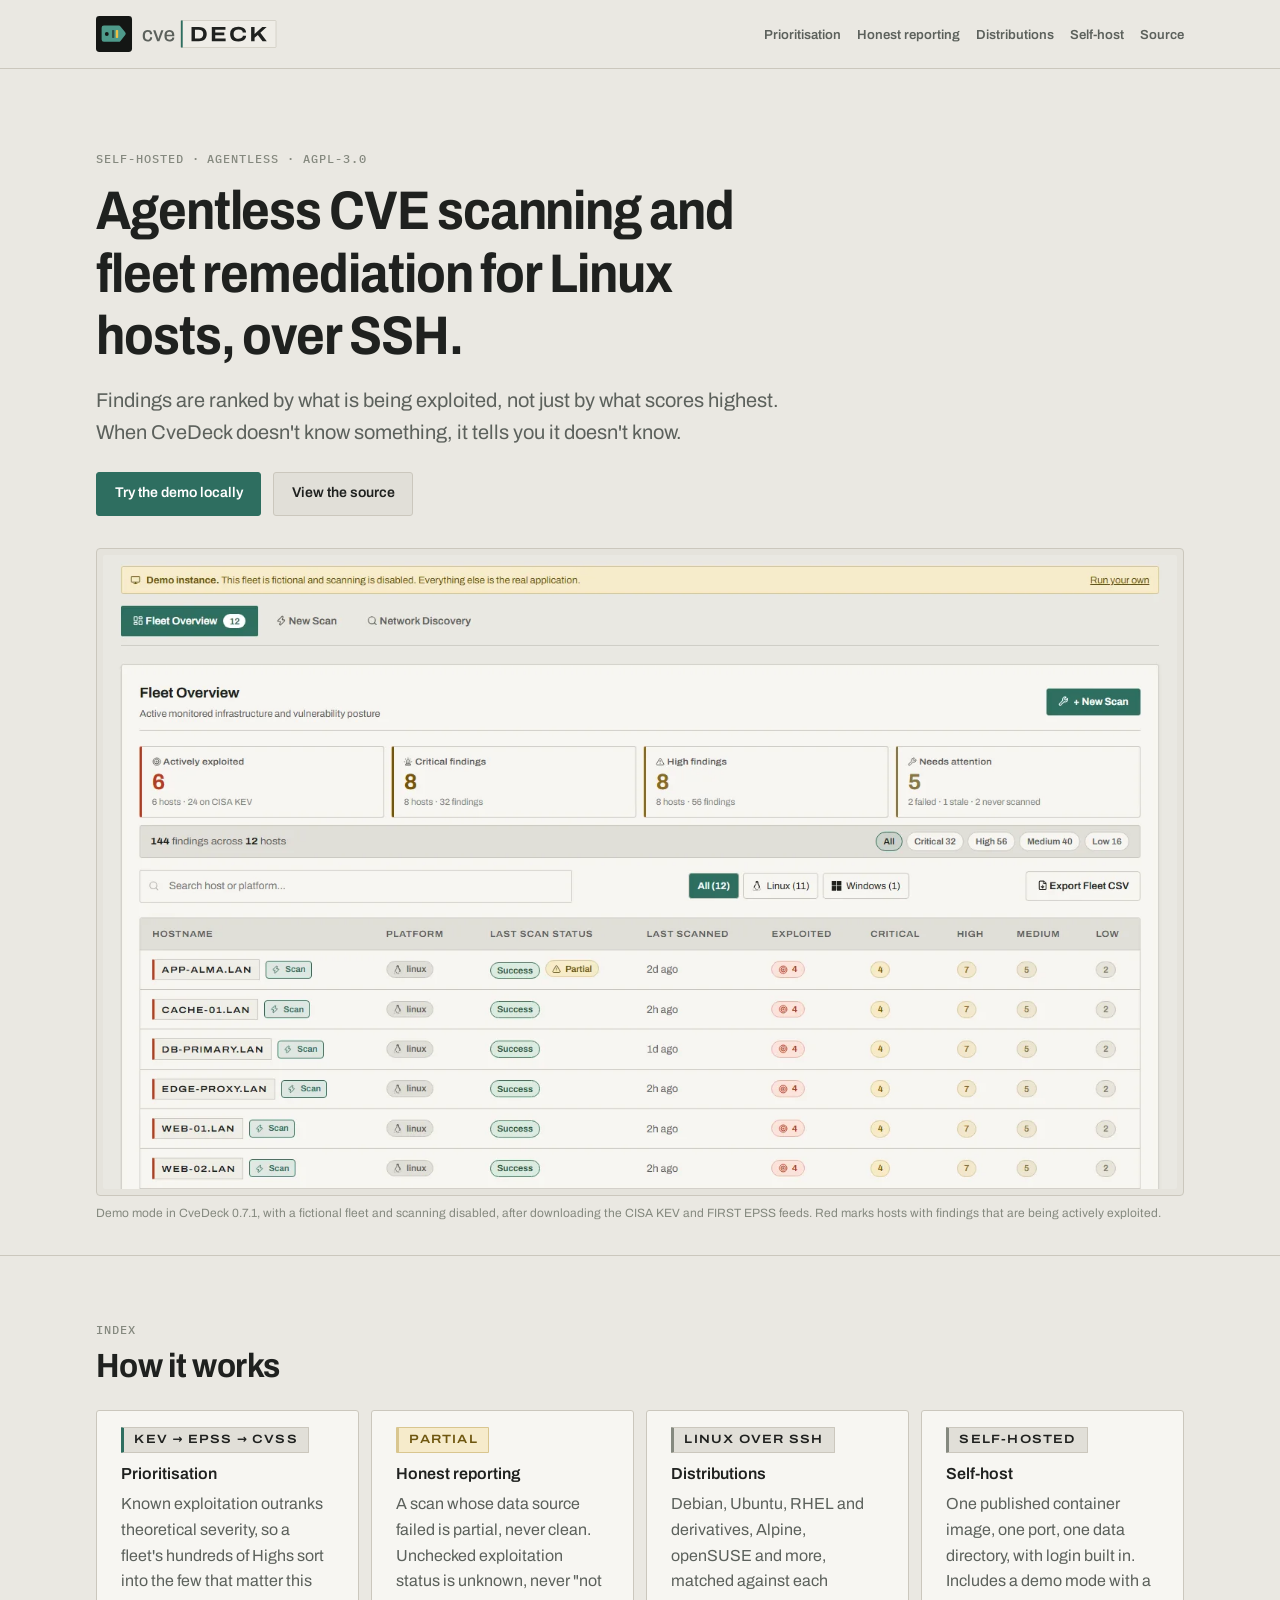
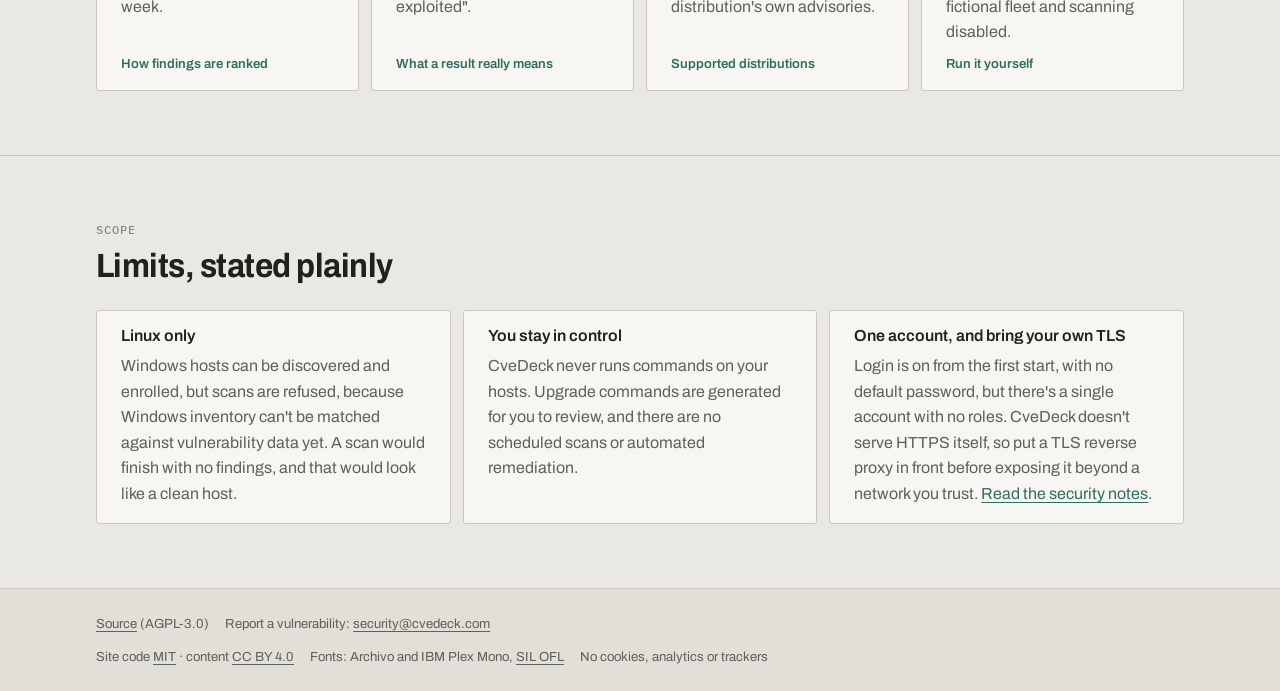
<file: index.html>
<!doctype html>
<html lang="en">
<head>
  <meta charset="utf-8">
  <meta name="viewport" content="width=device-width, initial-scale=1">
  <meta http-equiv="Content-Security-Policy" content="default-src 'none'; style-src 'self'; font-src 'self'; img-src 'self'; base-uri 'none'; form-action 'none'">
  <meta name="referrer" content="no-referrer">
  <meta name="color-scheme" content="dark light">
  <title>CveDeck: agentless CVE scanning for Linux fleets</title>
  <meta name="description" content="Self-hosted, agentless CVE scanning and remediation for Linux hosts over SSH. Findings ranked by CISA KEV, then FIRST EPSS, then CVSS, and a scan that couldn't check says so. AGPL-3.0.">
  <link rel="canonical" href="https://cvedeck.com/">
  <meta property="og:type" content="website">
  <meta property="og:site_name" content="CveDeck">
  <meta property="og:title" content="CveDeck: agentless CVE scanning for Linux fleets">
  <meta property="og:description" content="Self-hosted, agentless CVE scanning for Linux hosts over SSH, ranked by what is being exploited.">
  <meta property="og:url" content="https://cvedeck.com/">
  <meta property="og:image" content="https://cvedeck.com/assets/img/og.png">
  <meta property="og:image:width" content="1200">
  <meta property="og:image:height" content="630">
  <meta property="og:image:alt" content="The CveDeck fleet overview in demo mode, showing a fictional fleet.">
  <meta name="twitter:card" content="summary_large_image">
  <link rel="icon" href="/favicon.svg" type="image/svg+xml">
  <link rel="preload" href="/assets/fonts/archivo-var-latin.woff2" as="font" type="font/woff2" crossorigin>
  <link rel="stylesheet" href="/assets/site.css">
  <script type="application/ld+json">
  {
    "@context": "https://schema.org",
    "@type": "SoftwareApplication",
    "name": "CveDeck",
    "url": "https://cvedeck.com/",
    "description": "Self-hosted, agentless CVE scanning and fleet remediation for Linux hosts over SSH, ranking findings by CISA KEV, then FIRST EPSS, then CVSS.",
    "applicationCategory": "SecurityApplication",
    "operatingSystem": "Linux",
    "license": "https://www.gnu.org/licenses/agpl-3.0.html",
    "codeRepository": "https://github.com/reprodev/cvedeck",
    "isAccessibleForFree": true
  }
  </script>
</head>
<body>
  <a class="skip" href="#main">Skip to content</a>

  <header class="site-header">
    <div class="wrap">
      <a class="wordmark" href="/">
        <picture>
          <source srcset="/assets/img/logo-light.svg" media="(prefers-color-scheme: light)">
          <img src="/assets/img/logo-dark.svg" alt="CveDeck home" width="181" height="36">
        </picture>
      </a>
      <nav class="site-nav" aria-label="Main">
        <ul>
          <li><a href="/prioritisation/">Prioritisation</a></li>
          <li><a href="/honest-reporting/">Honest reporting</a></li>
          <li><a href="/distributions/">Distributions</a></li>
          <li><a href="/self-host/">Self-host</a></li>
          <li><a href="https://github.com/reprodev/cvedeck">Source</a></li>
        </ul>
      </nav>
    </div>
  </header>

  <main id="main">
    <section class="hero wrap" aria-labelledby="hero-title">
      <p class="eyebrow">Self-hosted · Agentless · AGPL-3.0</p>
      <h1 id="hero-title">Agentless CVE scanning and fleet remediation for Linux hosts, over SSH.</h1>
      <p class="hero-sub">
        Findings are ranked by what is being exploited, not just by what scores highest.
        When CveDeck doesn't know something, it tells you it doesn't know.
      </p>
      <div class="actions">
        <a class="btn" href="/self-host/#demo">Try the demo locally</a>
        <a class="btn btn-secondary" href="https://github.com/reprodev/cvedeck">View the source</a>
      </div>

      <figure class="shot">
        <div class="shot-frame">
          <picture>
            <source srcset="/assets/img/fleet-light.webp" media="(prefers-color-scheme: light)">
            <img src="/assets/img/fleet-dark.webp" width="1440" height="850"
                 alt="The CveDeck fleet overview in demo mode. The Actively exploited card counts six hosts with 24 findings on CISA KEV, and the fleet table marks those hosts in red, ahead of their critical and high counts.">
          </picture>
        </div>
        <figcaption>
          Demo mode in CveDeck 0.7.1, with a fictional fleet and scanning disabled, after downloading the CISA KEV
          and FIRST EPSS feeds. Red marks hosts with findings that are being actively exploited.
        </figcaption>
      </figure>
    </section>

    <section class="unit" aria-labelledby="explore-title">
      <div class="wrap">
        <div class="unit-head">
          <span class="unit-no">Index</span>
          <h2 id="explore-title">How it works</h2>
        </div>

        <ul class="cards">
          <li>
            <a class="card-link" href="/prioritisation/">
              <span class="stamp stamp-rank">KEV → EPSS → CVSS</span>
              <h3>Prioritisation</h3>
              <span>Known exploitation outranks theoretical severity, so a fleet's hundreds of Highs sort into the few that matter this week.</span>
              <span class="card-more">How findings are ranked</span>
            </a>
          </li>
          <li>
            <a class="card-link" href="/honest-reporting/">
              <span class="stamp stamp-warn">Partial</span>
              <h3>Honest reporting</h3>
              <span>A scan whose data source failed is partial, never clean. Unchecked exploitation status is unknown, never "not exploited".</span>
              <span class="card-more">What a result really means</span>
            </a>
          </li>
          <li>
            <a class="card-link" href="/distributions/">
              <span class="stamp">Linux over SSH</span>
              <h3>Distributions</h3>
              <span>Debian, Ubuntu, RHEL and derivatives, Alpine, openSUSE and more, matched against each distribution's own advisories.</span>
              <span class="card-more">Supported distributions</span>
            </a>
          </li>
          <li>
            <a class="card-link" href="/self-host/">
              <span class="stamp">Self-hosted</span>
              <h3>Self-host</h3>
              <span>One published container image, one port, one data directory, with login built in. Includes a demo mode with a fictional fleet and scanning disabled.</span>
              <span class="card-more">Run it yourself</span>
            </a>
          </li>
        </ul>
      </div>
    </section>

    <section class="unit" aria-labelledby="limits-title">
      <div class="wrap">
        <div class="unit-head">
          <span class="unit-no">Scope</span>
          <h2 id="limits-title">Limits, stated plainly</h2>
        </div>
        <div class="split">
          <div class="panel">
            <h3>Linux only</h3>
            <p>Windows hosts can be discovered and enrolled, but scans are refused, because Windows inventory
              can't be matched against vulnerability data yet. A scan would finish with no findings, and that
              would look like a clean host.</p>
          </div>
          <div class="panel">
            <h3>You stay in control</h3>
            <p>CveDeck never runs commands on your hosts. Upgrade commands are generated for you to review, and
              there are no scheduled scans or automated remediation.</p>
          </div>
          <div class="panel">
            <h3>One account, and bring your own TLS</h3>
            <p>Login is on from the first start, with no default password, but there's a single account with no roles.
              CveDeck doesn't serve HTTPS itself, so put a TLS reverse proxy in front before exposing it beyond a
              network you trust. <a href="/self-host/#security">Read the security notes</a>.</p>
          </div>
        </div>
      </div>
    </section>
  </main>

  <footer class="site-footer">
    <div class="wrap">
      <ul>
        <li><a href="https://github.com/reprodev/cvedeck">Source</a> (AGPL-3.0)</li>
        <li>Report a vulnerability: <a href="mailto:security@cvedeck.com">security@cvedeck.com</a></li>
      </ul>
      <ul>
        <li>Site code <a href="https://opensource.org/license/mit">MIT</a> · content <a href="https://creativecommons.org/licenses/by/4.0/">CC BY 4.0</a></li>
        <li>Fonts: Archivo and IBM Plex Mono, <a href="/assets/fonts/OFL.txt">SIL OFL</a></li>
        <li>No cookies, analytics or trackers</li>
      </ul>
    </div>
  </footer>
</body>
</html>
</file>
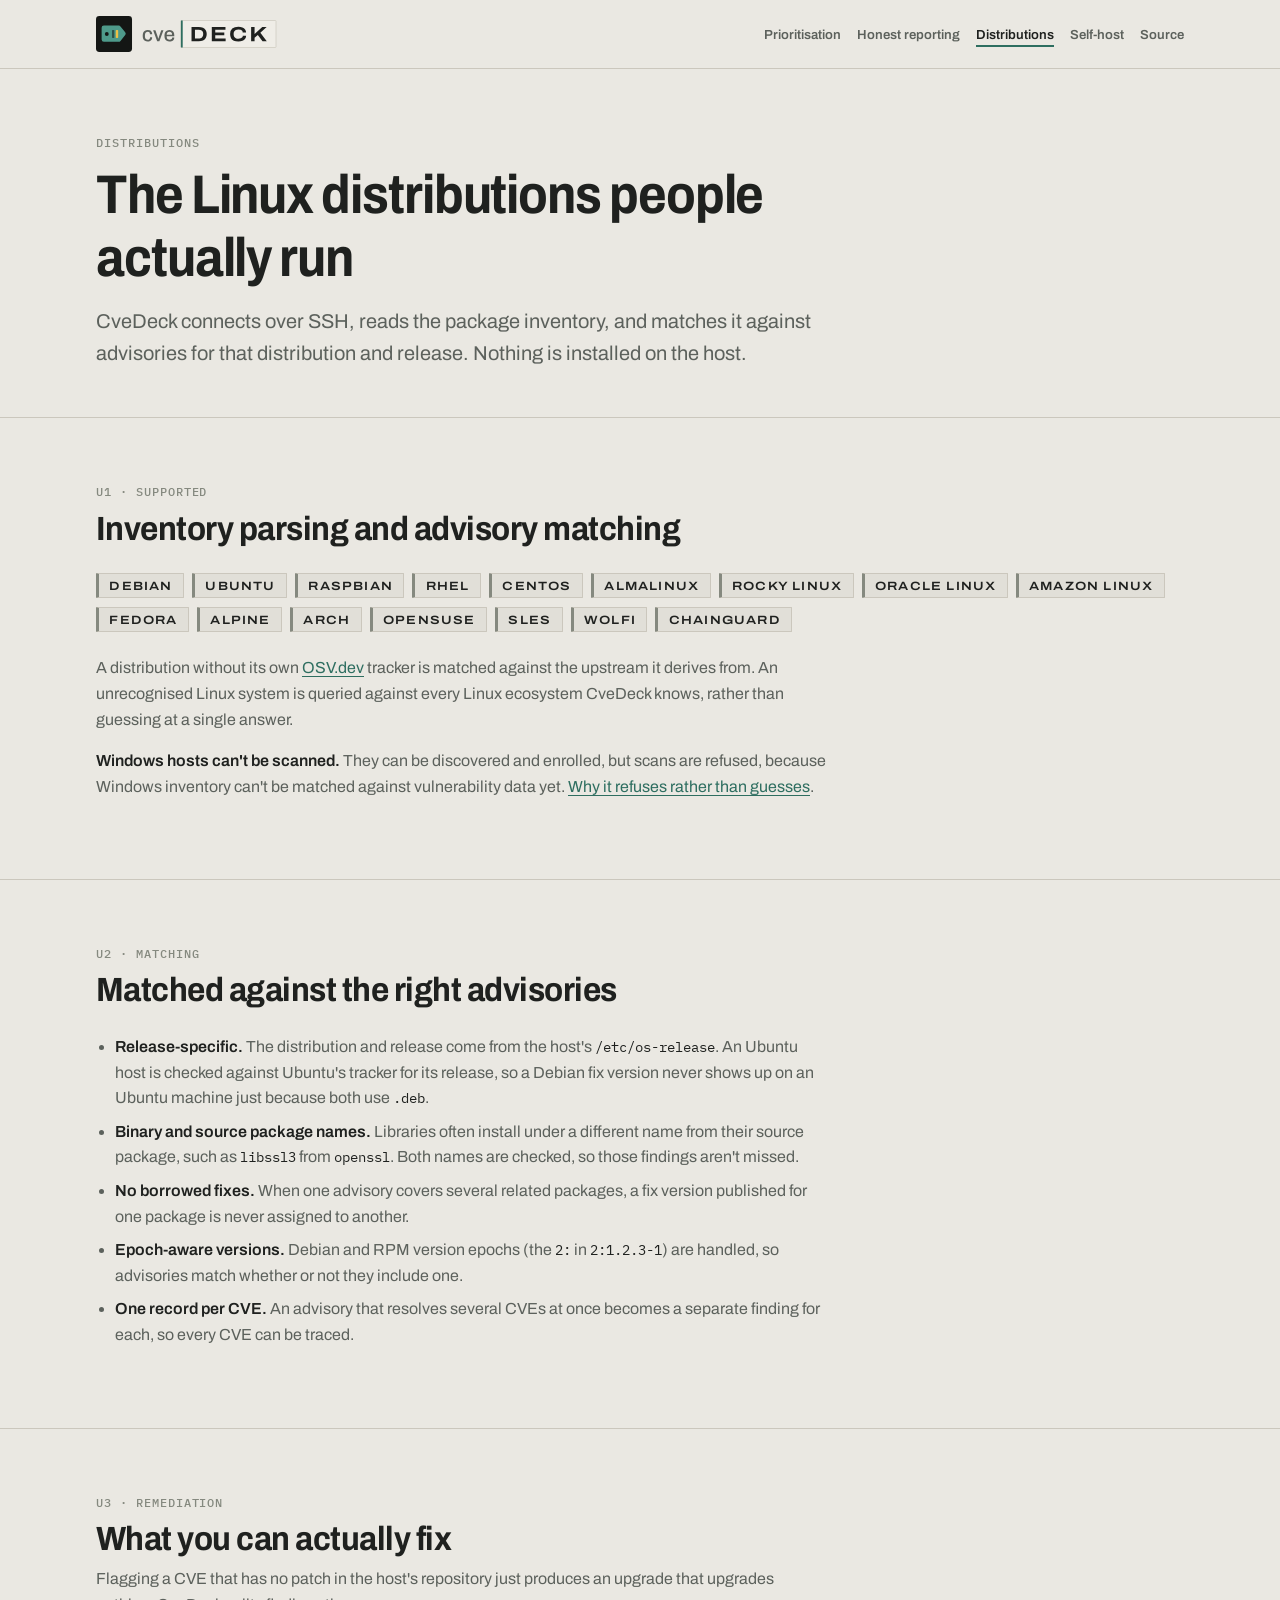
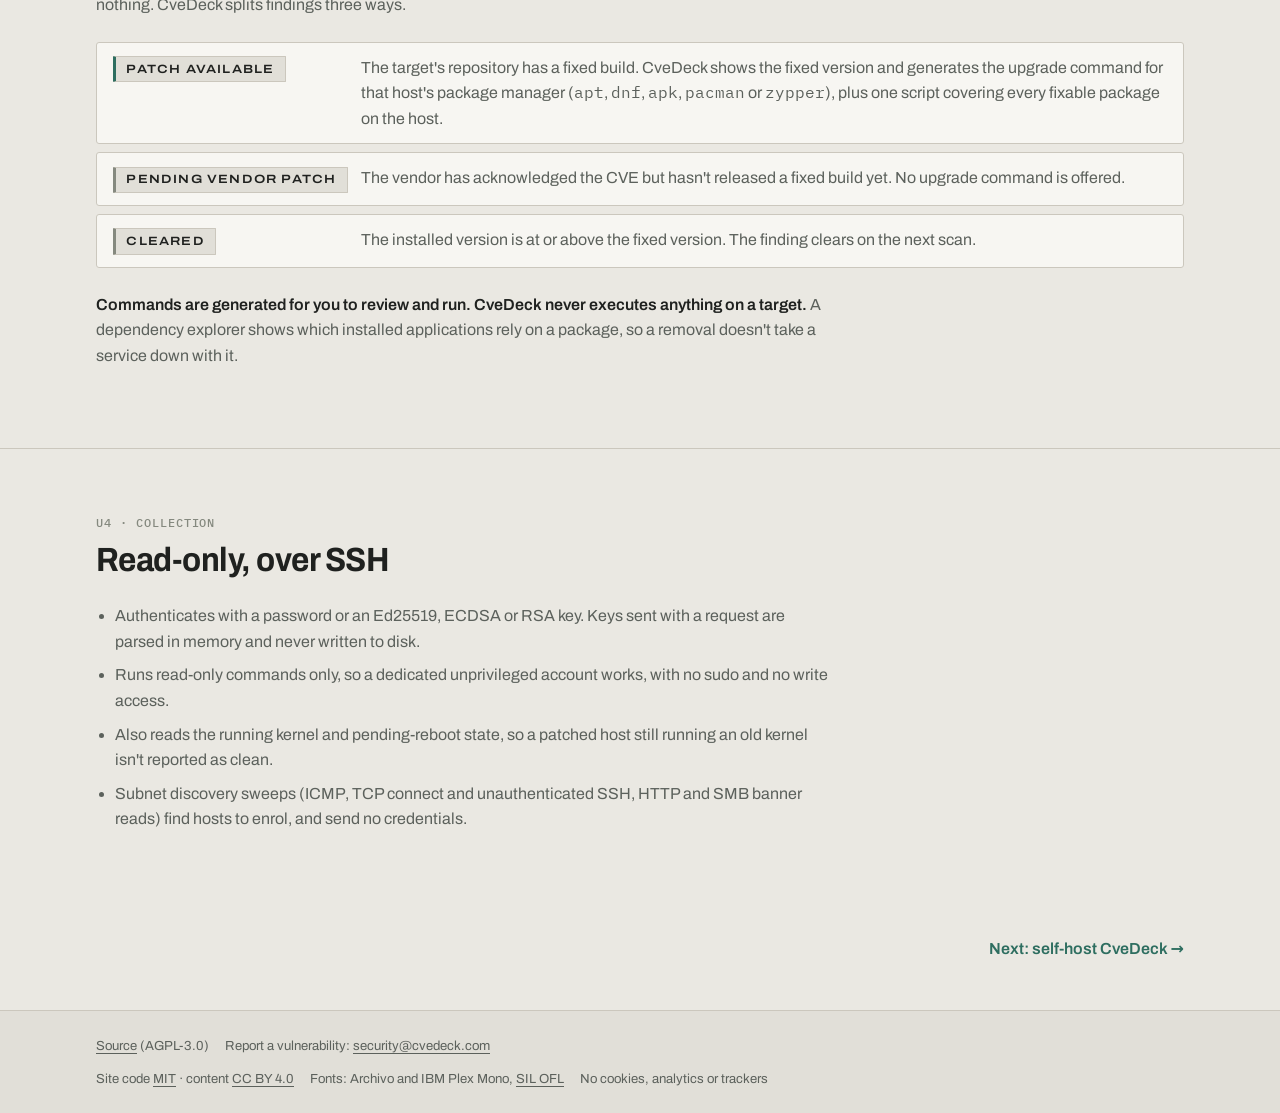
<file: distributions/index.html>
<!doctype html>
<html lang="en">
<head>
  <meta charset="utf-8">
  <meta name="viewport" content="width=device-width, initial-scale=1">
  <meta http-equiv="Content-Security-Policy" content="default-src 'none'; style-src 'self'; font-src 'self'; img-src 'self'; base-uri 'none'; form-action 'none'">
  <meta name="referrer" content="no-referrer">
  <meta name="color-scheme" content="dark light">
  <title>Agentless CVE scanning for Debian, Ubuntu, RHEL, Alpine and more · CveDeck</title>
  <meta name="description" content="Linux distributions CveDeck scans over SSH, how inventory is matched against each distribution's own advisories, and how fixable, pending and cleared findings are separated.">
  <link rel="canonical" href="https://cvedeck.com/distributions/">
  <meta property="og:type" content="article">
  <meta property="og:site_name" content="CveDeck">
  <meta property="og:title" content="Agentless CVE scanning for Debian, Ubuntu, RHEL, Alpine and more">
  <meta property="og:description" content="Supported Linux distributions, and how CveDeck matches each against its own advisories.">
  <meta property="og:url" content="https://cvedeck.com/distributions/">
  <meta property="og:image" content="https://cvedeck.com/assets/img/og.png">
  <meta property="og:image:width" content="1200">
  <meta property="og:image:height" content="630">
  <meta property="og:image:alt" content="The CveDeck fleet overview in demo mode, showing a fictional fleet.">
  <meta name="twitter:card" content="summary_large_image">
  <link rel="icon" href="/favicon.svg" type="image/svg+xml">
  <link rel="preload" href="/assets/fonts/archivo-var-latin.woff2" as="font" type="font/woff2" crossorigin>
  <link rel="stylesheet" href="/assets/site.css">
</head>
<body>
  <a class="skip" href="#main">Skip to content</a>

  <header class="site-header">
    <div class="wrap">
      <a class="wordmark" href="/">
        <picture>
          <source srcset="/assets/img/logo-light.svg" media="(prefers-color-scheme: light)">
          <img src="/assets/img/logo-dark.svg" alt="CveDeck home" width="181" height="36">
        </picture>
      </a>
      <nav class="site-nav" aria-label="Main">
        <ul>
          <li><a href="/prioritisation/">Prioritisation</a></li>
          <li><a href="/honest-reporting/">Honest reporting</a></li>
          <li><a href="/distributions/" aria-current="page">Distributions</a></li>
          <li><a href="/self-host/">Self-host</a></li>
          <li><a href="https://github.com/reprodev/cvedeck">Source</a></li>
        </ul>
      </nav>
    </div>
  </header>

  <main id="main">
    <section class="page-head wrap" aria-labelledby="page-title">
      <p class="eyebrow">Distributions</p>
      <h1 id="page-title">The Linux distributions people actually run</h1>
      <p class="hero-sub">
        CveDeck connects over SSH, reads the package inventory, and matches it against advisories for that
        distribution and release. Nothing is installed on the host.
      </p>
    </section>

    <section class="unit" id="supported" aria-labelledby="supported-title">
      <div class="wrap unit-body">
        <div class="unit-head">
          <span class="unit-no">U1 · Supported</span>
          <h2 id="supported-title">Inventory parsing and advisory matching</h2>
        </div>

        <ul class="stamp-list" aria-label="Supported distributions">
          <li><span class="stamp">Debian</span></li>
          <li><span class="stamp">Ubuntu</span></li>
          <li><span class="stamp">Raspbian</span></li>
          <li><span class="stamp">RHEL</span></li>
          <li><span class="stamp">CentOS</span></li>
          <li><span class="stamp">AlmaLinux</span></li>
          <li><span class="stamp">Rocky Linux</span></li>
          <li><span class="stamp">Oracle Linux</span></li>
          <li><span class="stamp">Amazon Linux</span></li>
          <li><span class="stamp">Fedora</span></li>
          <li><span class="stamp">Alpine</span></li>
          <li><span class="stamp">Arch</span></li>
          <li><span class="stamp">openSUSE</span></li>
          <li><span class="stamp">SLES</span></li>
          <li><span class="stamp">Wolfi</span></li>
          <li><span class="stamp">Chainguard</span></li>
        </ul>

        <div class="prose">
          <p>A distribution without its own <a href="https://osv.dev">OSV.dev</a> tracker is matched against the
            upstream it derives from. An unrecognised Linux system is queried against every Linux ecosystem CveDeck
            knows, rather than guessing at a single answer.</p>
          <p><strong>Windows hosts can't be scanned.</strong> They can be discovered and enrolled, but scans are
            refused, because Windows inventory can't be matched against vulnerability data yet.
            <a href="/honest-reporting/#windows">Why it refuses rather than guesses</a>.</p>
        </div>
      </div>
    </section>

    <section class="unit" id="matching" aria-labelledby="matching-title">
      <div class="wrap">
        <div class="unit-head">
          <span class="unit-no">U2 · Matching</span>
          <h2 id="matching-title">Matched against the right advisories</h2>
        </div>
        <div class="prose">
          <ul>
            <li><strong>Release-specific.</strong> The distribution and release come from the host's
              <code>/etc/os-release</code>. An Ubuntu host is checked against Ubuntu's tracker for its release, so a
              Debian fix version never shows up on an Ubuntu machine just because both use <code>.deb</code>.</li>
            <li><strong>Binary and source package names.</strong> Libraries often install under a different name
              from their source package, such as <code>libssl3</code> from <code>openssl</code>. Both names are
              checked, so those findings aren't missed.</li>
            <li><strong>No borrowed fixes.</strong> When one advisory covers several related packages, a fix version
              published for one package is never assigned to another.</li>
            <li><strong>Epoch-aware versions.</strong> Debian and RPM version epochs (the <code>2:</code> in
              <code>2:1.2.3-1</code>) are handled, so advisories match whether or not they include one.</li>
            <li><strong>One record per CVE.</strong> An advisory that resolves several CVEs at once becomes a
              separate finding for each, so every CVE can be traced.</li>
          </ul>
        </div>
      </div>
    </section>

    <section class="unit" id="fixable" aria-labelledby="fixable-title">
      <div class="wrap unit-body">
        <div class="unit-head">
          <span class="unit-no">U3 · Remediation</span>
          <h2 id="fixable-title">What you can actually fix</h2>
          <p class="lede">Flagging a CVE that has no patch in the host's repository just produces an upgrade that
            upgrades nothing. CveDeck splits findings three ways.</p>
        </div>

        <ul class="records">
          <li class="record">
            <span class="stamp stamp-rank">Patch available</span>
            <p>The target's repository has a fixed build. CveDeck shows the fixed version and generates the upgrade
              command for that host's package manager (<code>apt</code>, <code>dnf</code>, <code>apk</code>,
              <code>pacman</code> or <code>zypper</code>), plus one script covering every fixable package on the host.</p>
          </li>
          <li class="record">
            <span class="stamp">Pending vendor patch</span>
            <p>The vendor has acknowledged the CVE but hasn't released a fixed build yet. No upgrade command is offered.</p>
          </li>
          <li class="record">
            <span class="stamp">Cleared</span>
            <p>The installed version is at or above the fixed version. The finding clears on the next scan.</p>
          </li>
        </ul>

        <div class="prose">
          <p><strong>Commands are generated for you to review and run. CveDeck never executes anything on a
            target.</strong> A dependency explorer shows which installed applications rely on a package, so a
            removal doesn't take a service down with it.</p>
        </div>
      </div>
    </section>

    <section class="unit" id="collector" aria-labelledby="collector-title">
      <div class="wrap">
        <div class="unit-head">
          <span class="unit-no">U4 · Collection</span>
          <h2 id="collector-title">Read-only, over SSH</h2>
        </div>
        <div class="prose">
          <ul>
            <li>Authenticates with a password or an Ed25519, ECDSA or RSA key. Keys sent with a request are parsed in
              memory and never written to disk.</li>
            <li>Runs read-only commands only, so a dedicated unprivileged account works, with no sudo and no write
              access.</li>
            <li>Also reads the running kernel and pending-reboot state, so a patched host still running an old kernel
              isn't reported as clean.</li>
            <li>Subnet discovery sweeps (ICMP, TCP connect and unauthenticated SSH, HTTP and SMB banner reads) find
              hosts to enrol, and send no credentials.</li>
          </ul>
        </div>
      </div>
    </section>

    <div class="wrap next">
      <a href="/self-host/">Next: self-host CveDeck →</a>
    </div>
  </main>

  <footer class="site-footer">
    <div class="wrap">
      <ul>
        <li><a href="https://github.com/reprodev/cvedeck">Source</a> (AGPL-3.0)</li>
        <li>Report a vulnerability: <a href="mailto:security@cvedeck.com">security@cvedeck.com</a></li>
      </ul>
      <ul>
        <li>Site code <a href="https://opensource.org/license/mit">MIT</a> · content <a href="https://creativecommons.org/licenses/by/4.0/">CC BY 4.0</a></li>
        <li>Fonts: Archivo and IBM Plex Mono, <a href="/assets/fonts/OFL.txt">SIL OFL</a></li>
        <li>No cookies, analytics or trackers</li>
      </ul>
    </div>
  </footer>
</body>
</html>
</file>
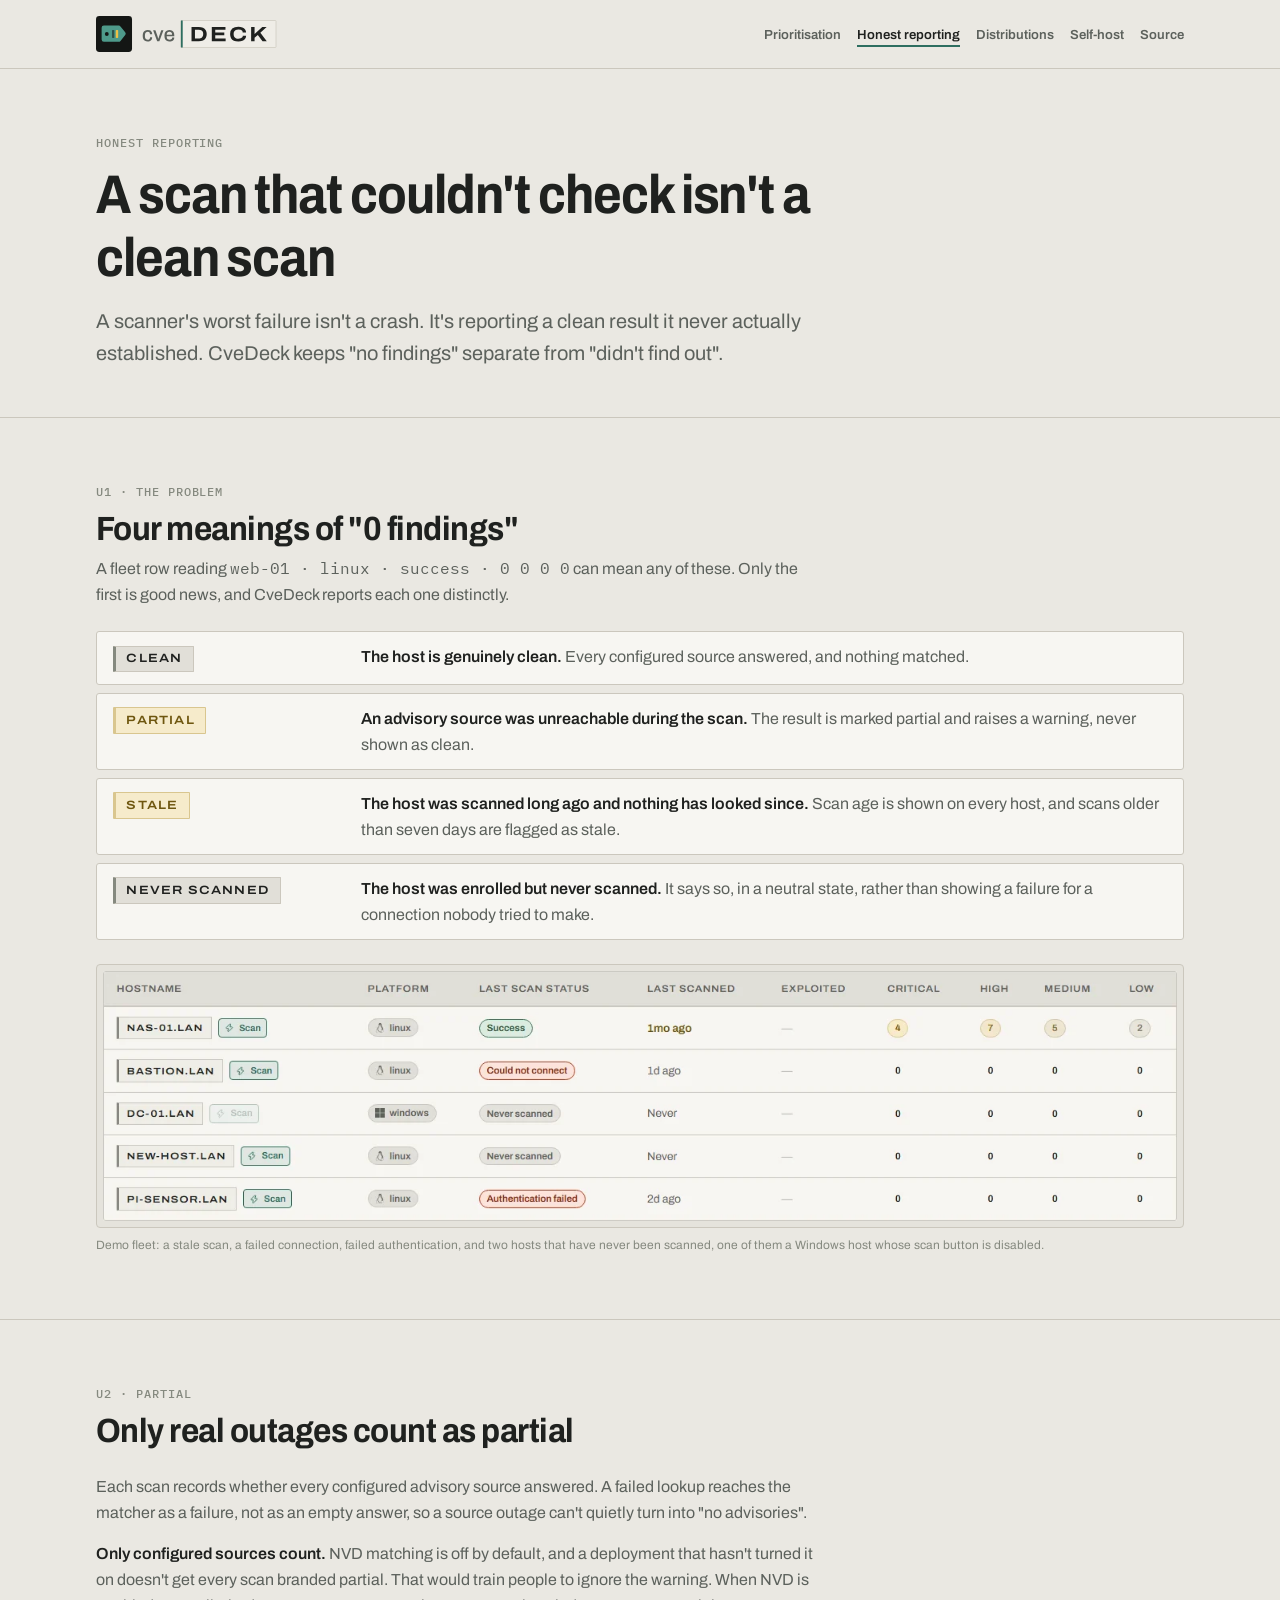
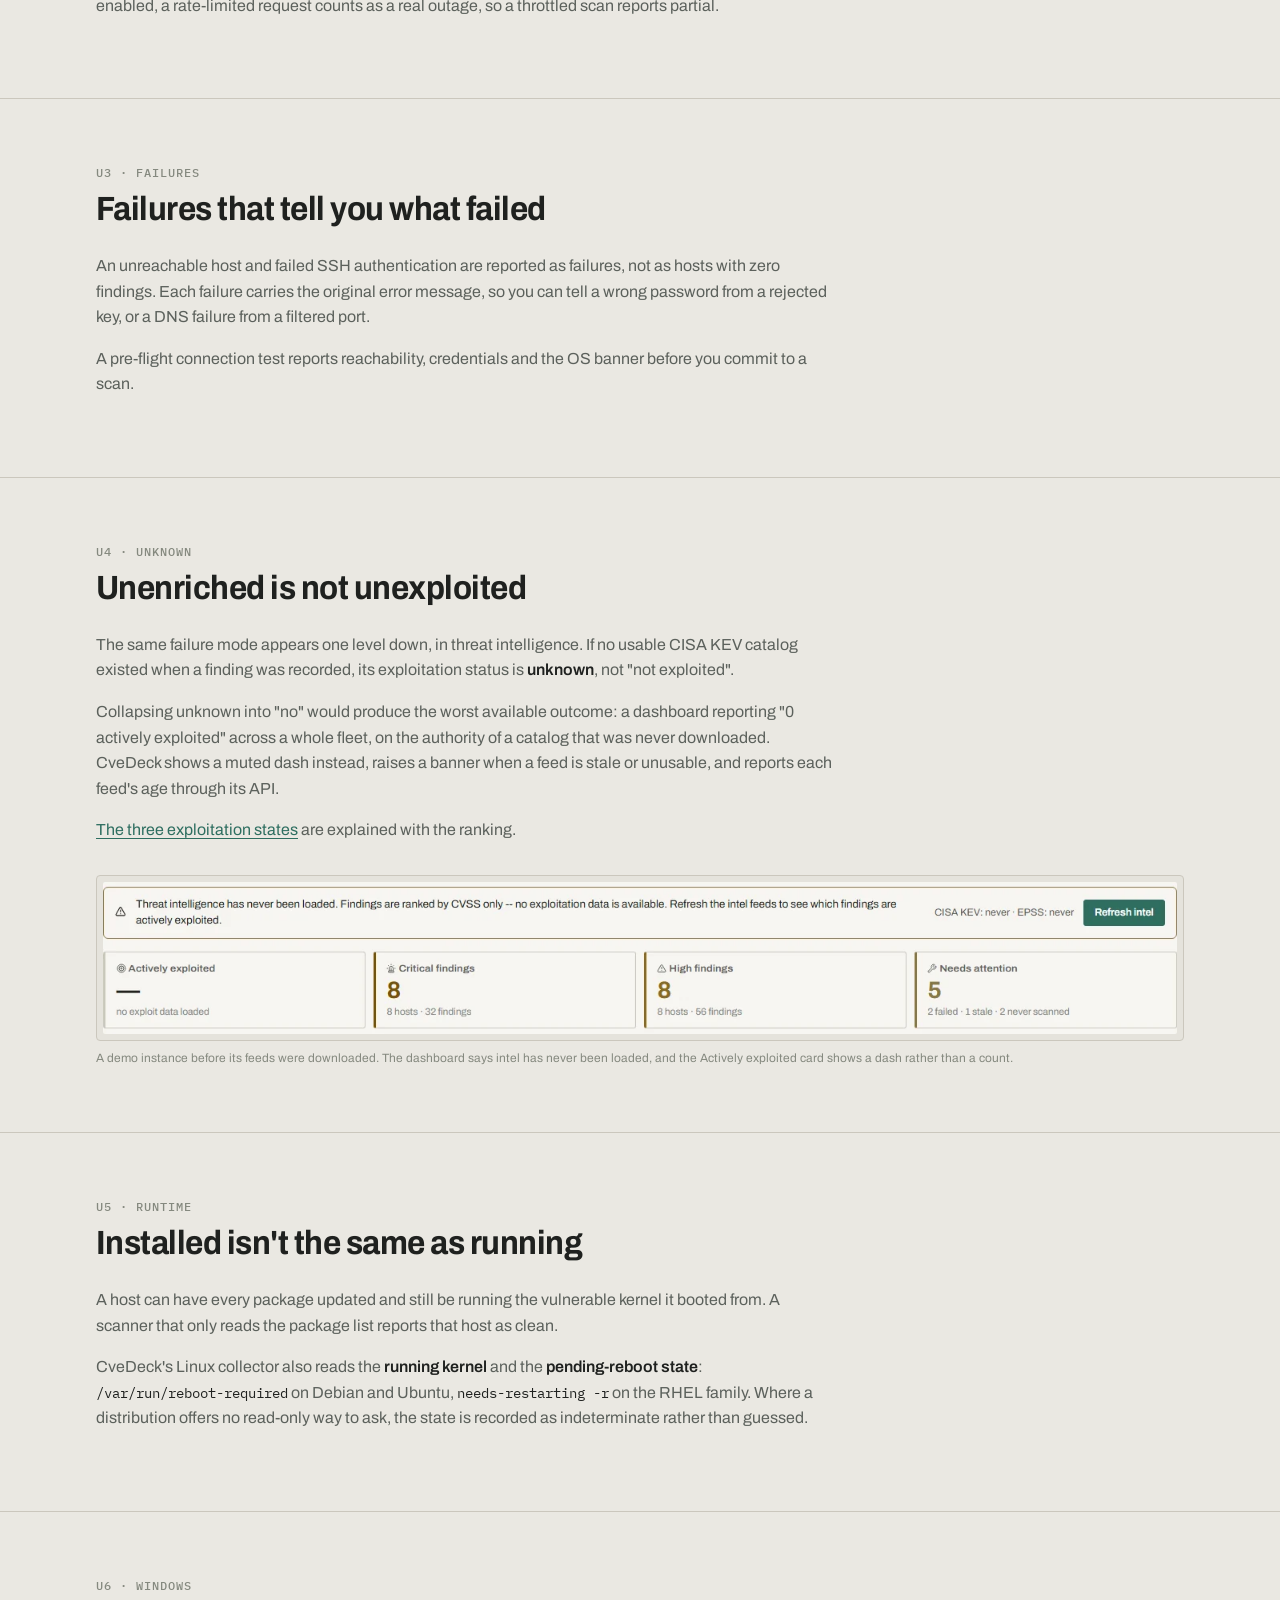
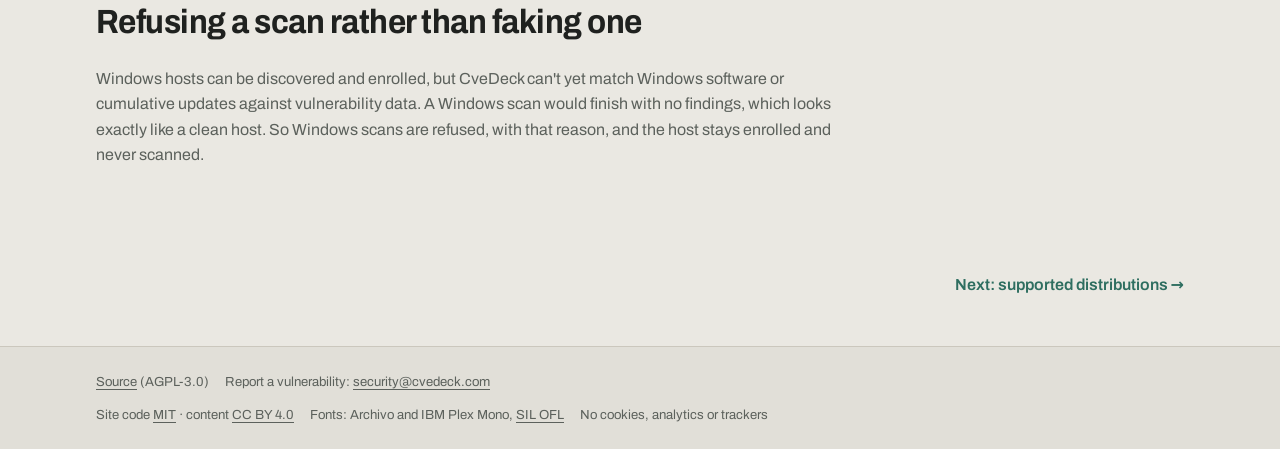
<file: honest-reporting/index.html>
<!doctype html>
<html lang="en">
<head>
  <meta charset="utf-8">
  <meta name="viewport" content="width=device-width, initial-scale=1">
  <meta http-equiv="Content-Security-Policy" content="default-src 'none'; style-src 'self'; font-src 'self'; img-src 'self'; base-uri 'none'; form-action 'none'">
  <meta name="referrer" content="no-referrer">
  <meta name="color-scheme" content="dark light">
  <title>Honest vulnerability scan results: partial, stale and unknown · CveDeck</title>
  <meta name="description" content="Why a CVE scan showing zero findings can mean four different things, and how CveDeck reports partial scans, stale results, never-scanned hosts, failures and unknown exploitation status distinctly.">
  <link rel="canonical" href="https://cvedeck.com/honest-reporting/">
  <meta property="og:type" content="article">
  <meta property="og:site_name" content="CveDeck">
  <meta property="og:title" content="Honest vulnerability scan results: partial, stale and unknown">
  <meta property="og:description" content="A scan that couldn't check isn't a clean scan. How CveDeck keeps 'no findings' separate from 'didn't find out'.">
  <meta property="og:url" content="https://cvedeck.com/honest-reporting/">
  <meta property="og:image" content="https://cvedeck.com/assets/img/og.png">
  <meta property="og:image:width" content="1200">
  <meta property="og:image:height" content="630">
  <meta property="og:image:alt" content="The CveDeck fleet overview in demo mode, showing a fictional fleet.">
  <meta name="twitter:card" content="summary_large_image">
  <link rel="icon" href="/favicon.svg" type="image/svg+xml">
  <link rel="preload" href="/assets/fonts/archivo-var-latin.woff2" as="font" type="font/woff2" crossorigin>
  <link rel="stylesheet" href="/assets/site.css">
</head>
<body>
  <a class="skip" href="#main">Skip to content</a>

  <header class="site-header">
    <div class="wrap">
      <a class="wordmark" href="/">
        <picture>
          <source srcset="/assets/img/logo-light.svg" media="(prefers-color-scheme: light)">
          <img src="/assets/img/logo-dark.svg" alt="CveDeck home" width="181" height="36">
        </picture>
      </a>
      <nav class="site-nav" aria-label="Main">
        <ul>
          <li><a href="/prioritisation/">Prioritisation</a></li>
          <li><a href="/honest-reporting/" aria-current="page">Honest reporting</a></li>
          <li><a href="/distributions/">Distributions</a></li>
          <li><a href="/self-host/">Self-host</a></li>
          <li><a href="https://github.com/reprodev/cvedeck">Source</a></li>
        </ul>
      </nav>
    </div>
  </header>

  <main id="main">
    <section class="page-head wrap" aria-labelledby="page-title">
      <p class="eyebrow">Honest reporting</p>
      <h1 id="page-title">A scan that couldn't check isn't a clean scan</h1>
      <p class="hero-sub">
        A scanner's worst failure isn't a crash. It's reporting a clean result it never actually established.
        CveDeck keeps "no findings" separate from "didn't find out".
      </p>
    </section>

    <section class="unit" id="zero" aria-labelledby="zero-title">
      <div class="wrap unit-body">
        <div class="unit-head">
          <span class="unit-no">U1 · The problem</span>
          <h2 id="zero-title">Four meanings of "0 findings"</h2>
          <p class="lede">A fleet row reading <code>web-01 · linux · success · 0 0 0 0</code> can mean any of these.
            Only the first is good news, and CveDeck reports each one distinctly.</p>
        </div>

        <ol class="records">
          <li class="record">
            <span class="stamp">Clean</span>
            <p><strong>The host is genuinely clean.</strong> Every configured source answered, and nothing matched.</p>
          </li>
          <li class="record">
            <span class="stamp stamp-warn">Partial</span>
            <p><strong>An advisory source was unreachable during the scan.</strong> The result is marked partial and
              raises a warning, never shown as clean.</p>
          </li>
          <li class="record">
            <span class="stamp stamp-warn">Stale</span>
            <p><strong>The host was scanned long ago and nothing has looked since.</strong> Scan age is shown on every
              host, and scans older than seven days are flagged as stale.</p>
          </li>
          <li class="record">
            <span class="stamp">Never scanned</span>
            <p><strong>The host was enrolled but never scanned.</strong> It says so, in a neutral state, rather
              than showing a failure for a connection nobody tried to make.</p>
          </li>
        </ol>

        <figure class="shot">
          <div class="shot-frame">
            <picture>
              <source srcset="/assets/img/states-light.webp" media="(prefers-color-scheme: light)">
              <img src="/assets/img/states-dark.webp" width="1342" height="312" loading="lazy"
                   alt="Fleet table rows from the demo: nas-01.lan last scanned a month ago, bastion.lan could not connect, dc-01.lan (Windows) never scanned, new-host.lan never scanned, and pi-sensor.lan authentication failed.">
            </picture>
          </div>
          <figcaption>
            Demo fleet: a stale scan, a failed connection, failed authentication, and two hosts that have never
            been scanned, one of them a Windows host whose scan button is disabled.
          </figcaption>
        </figure>
      </div>
    </section>

    <section class="unit" id="partial" aria-labelledby="partial-title">
      <div class="wrap">
        <div class="unit-head">
          <span class="unit-no">U2 · Partial</span>
          <h2 id="partial-title">Only real outages count as partial</h2>
        </div>
        <div class="prose">
          <p>Each scan records whether every configured advisory source answered. A failed lookup reaches the
            matcher as a failure, not as an empty answer, so a source outage can't quietly turn into "no advisories".</p>
          <p><strong>Only configured sources count.</strong> NVD matching is off by default, and a deployment that
            hasn't turned it on doesn't get every scan branded partial. That would train people to ignore the
            warning. When NVD is enabled, a rate-limited request counts as a real outage, so a throttled scan
            reports partial.</p>
        </div>
      </div>
    </section>

    <section class="unit" id="failures" aria-labelledby="failures-title">
      <div class="wrap">
        <div class="unit-head">
          <span class="unit-no">U3 · Failures</span>
          <h2 id="failures-title">Failures that tell you what failed</h2>
        </div>
        <div class="prose">
          <p>An unreachable host and failed SSH authentication are reported as failures, not as hosts with zero findings. Each
            failure carries the original error message, so you can tell a wrong password from a rejected key, or a
            DNS failure from a filtered port.</p>
          <p>A pre-flight connection test reports reachability, credentials and the OS banner before you commit to
            a scan.</p>
        </div>
      </div>
    </section>

    <section class="unit" id="unknown" aria-labelledby="unknown-title">
      <div class="wrap">
        <div class="unit-head">
          <span class="unit-no">U4 · Unknown</span>
          <h2 id="unknown-title">Unenriched is not unexploited</h2>
        </div>
        <div class="prose">
          <p>The same failure mode appears one level down, in threat intelligence. If no usable CISA KEV catalog
            existed when a finding was recorded, its exploitation status is <strong>unknown</strong>, not "not
            exploited".</p>
          <p>Collapsing unknown into "no" would produce the worst available outcome: a dashboard reporting
            "0 actively exploited" across a whole fleet, on the authority of a catalog that was never downloaded.
            CveDeck shows a muted dash instead, raises a banner when a feed is stale or unusable, and reports each
            feed's age through its API.</p>
          <p><a href="/prioritisation/#three-states">The three exploitation states</a> are explained with the ranking.</p>
        </div>

        <figure class="shot">
          <div class="shot-frame">
            <picture>
              <source srcset="/assets/img/nointel-light.webp" media="(prefers-color-scheme: light)">
              <img src="/assets/img/nointel-dark.webp" width="1342" height="190" loading="lazy"
                   alt="A warning that threat intelligence has never been loaded and findings are ranked by CVSS only, with a Refresh intel button. Below it, the Actively exploited card shows a dash and no exploit data loaded, beside counts of critical and high findings.">
            </picture>
          </div>
          <figcaption>
            A demo instance before its feeds were downloaded. The dashboard says intel has never been loaded, and the
            Actively exploited card shows a dash rather than a count.
          </figcaption>
        </figure>
      </div>
    </section>

    <section class="unit" id="runtime" aria-labelledby="runtime-title">
      <div class="wrap">
        <div class="unit-head">
          <span class="unit-no">U5 · Runtime</span>
          <h2 id="runtime-title">Installed isn't the same as running</h2>
        </div>
        <div class="prose">
          <p>A host can have every package updated and still be running the vulnerable kernel it booted from. A
            scanner that only reads the package list reports that host as clean.</p>
          <p>CveDeck's Linux collector also reads the <strong>running kernel</strong> and the <strong>pending-reboot
            state</strong>: <code>/var/run/reboot-required</code> on Debian and Ubuntu, <code>needs-restarting -r</code>
            on the RHEL family. Where a distribution offers no read-only way to ask, the state is recorded as
            indeterminate rather than guessed.</p>
        </div>
      </div>
    </section>

    <section class="unit" id="windows" aria-labelledby="windows-title">
      <div class="wrap">
        <div class="unit-head">
          <span class="unit-no">U6 · Windows</span>
          <h2 id="windows-title">Refusing a scan rather than faking one</h2>
        </div>
        <div class="prose">
          <p>Windows hosts can be discovered and enrolled, but CveDeck can't yet match Windows software or cumulative
            updates against vulnerability data. A Windows scan would finish with no findings, which looks exactly
            like a clean host. So Windows scans are refused, with that reason, and the host stays enrolled and
            never scanned.</p>
        </div>
      </div>
    </section>

    <div class="wrap next">
      <a href="/distributions/">Next: supported distributions →</a>
    </div>
  </main>

  <footer class="site-footer">
    <div class="wrap">
      <ul>
        <li><a href="https://github.com/reprodev/cvedeck">Source</a> (AGPL-3.0)</li>
        <li>Report a vulnerability: <a href="mailto:security@cvedeck.com">security@cvedeck.com</a></li>
      </ul>
      <ul>
        <li>Site code <a href="https://opensource.org/license/mit">MIT</a> · content <a href="https://creativecommons.org/licenses/by/4.0/">CC BY 4.0</a></li>
        <li>Fonts: Archivo and IBM Plex Mono, <a href="/assets/fonts/OFL.txt">SIL OFL</a></li>
        <li>No cookies, analytics or trackers</li>
      </ul>
    </div>
  </footer>
</body>
</html>
</file>
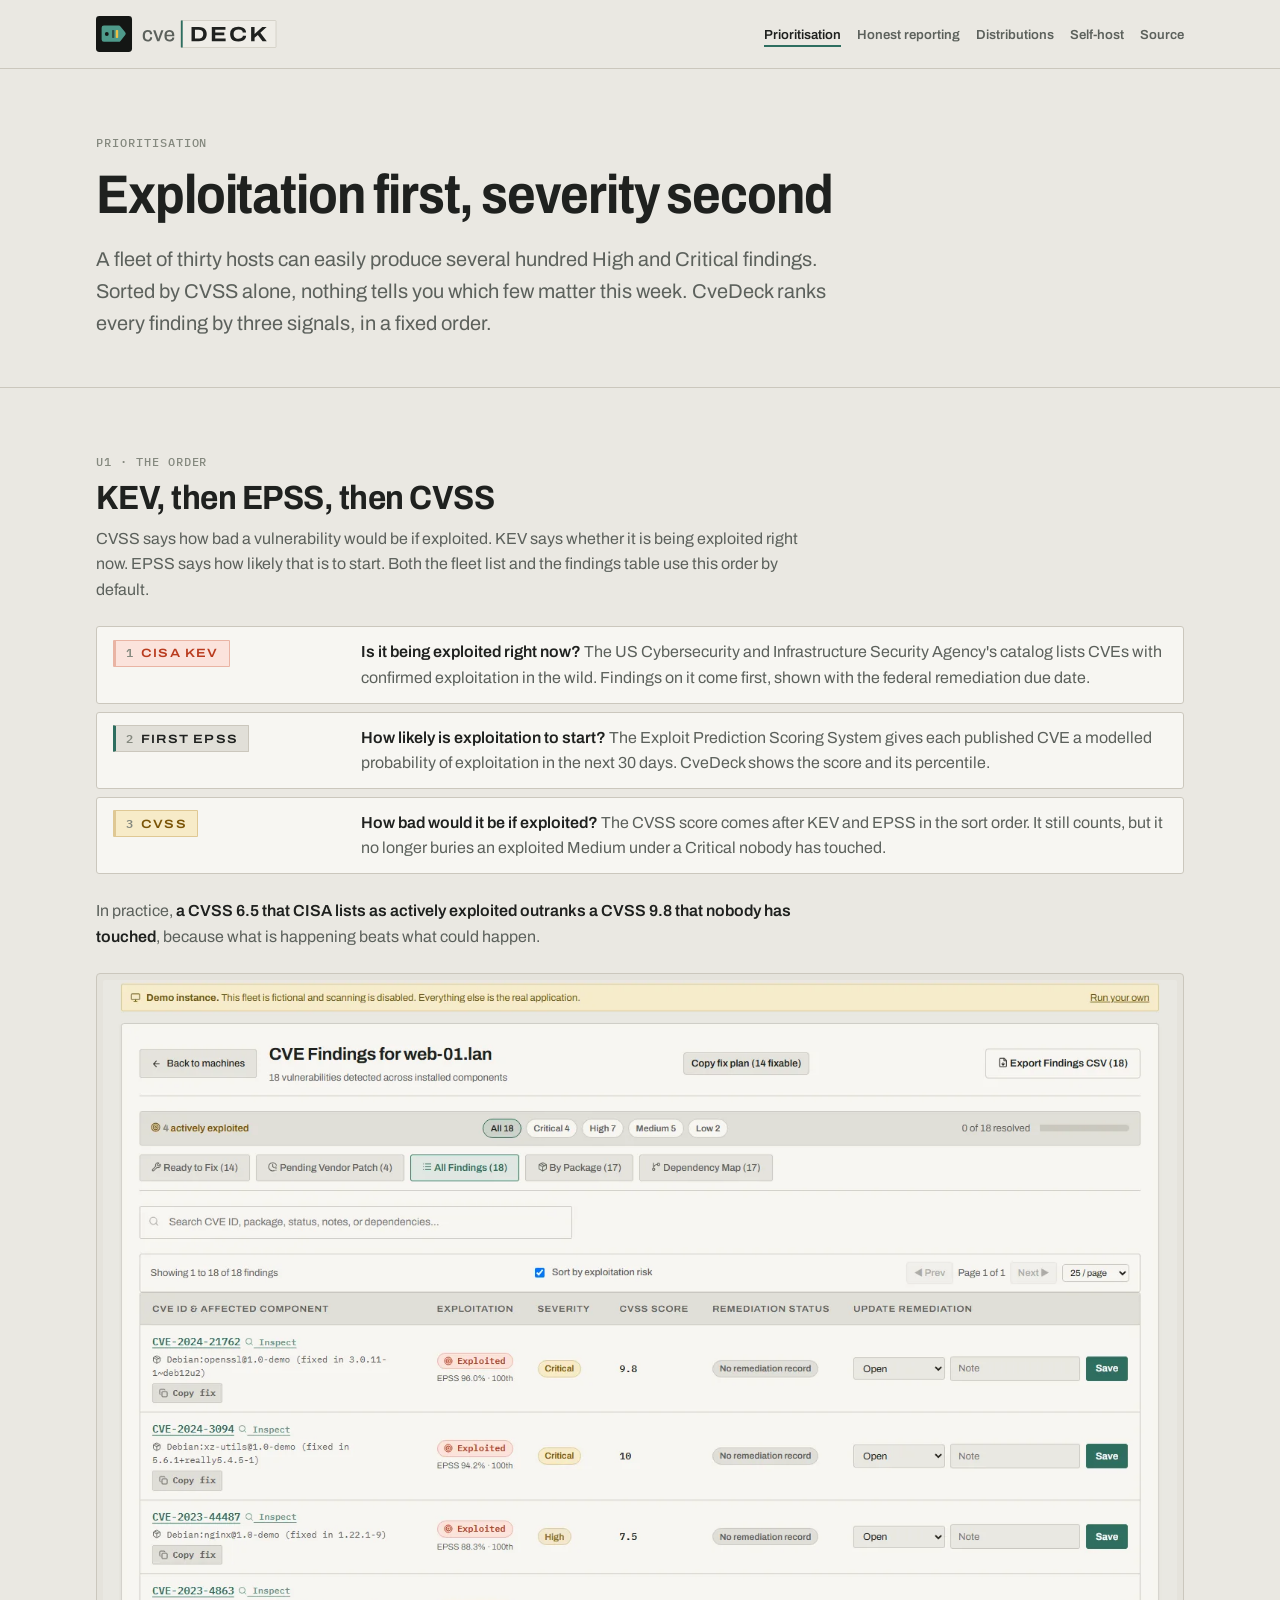
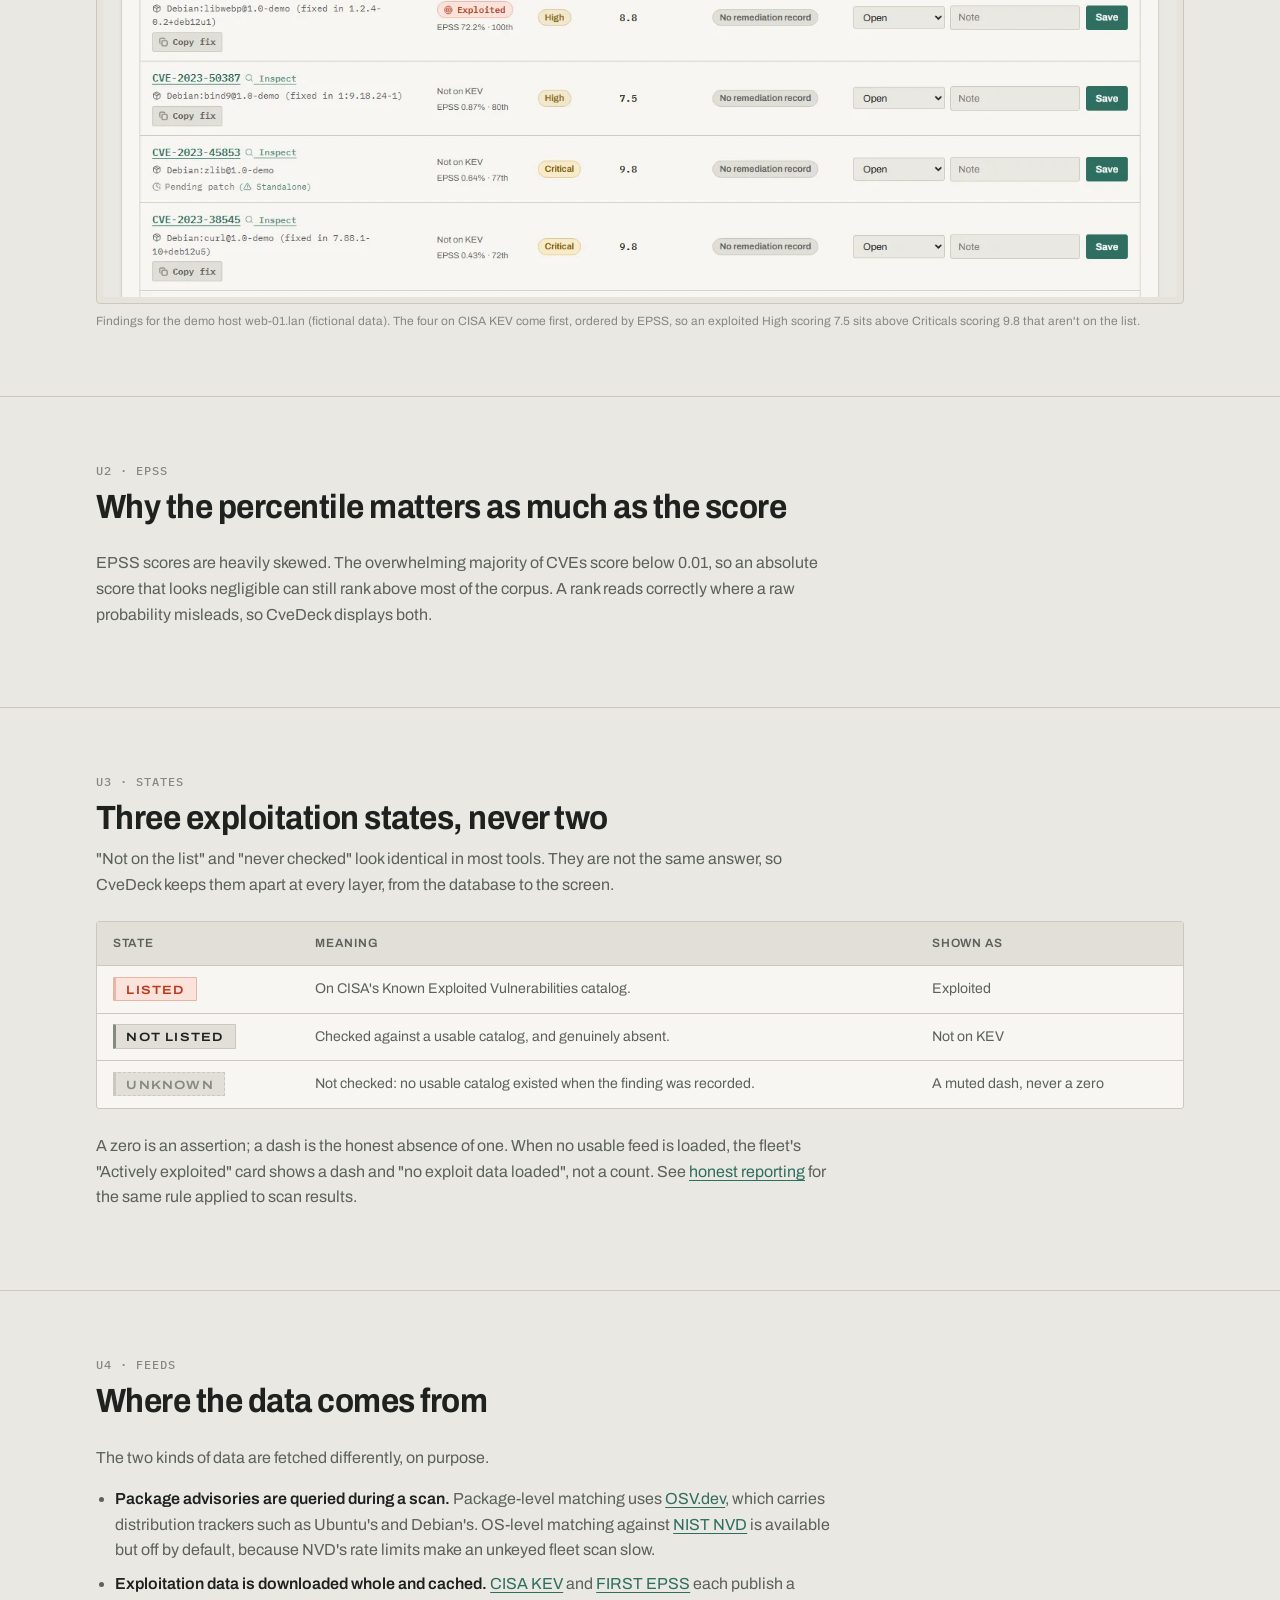
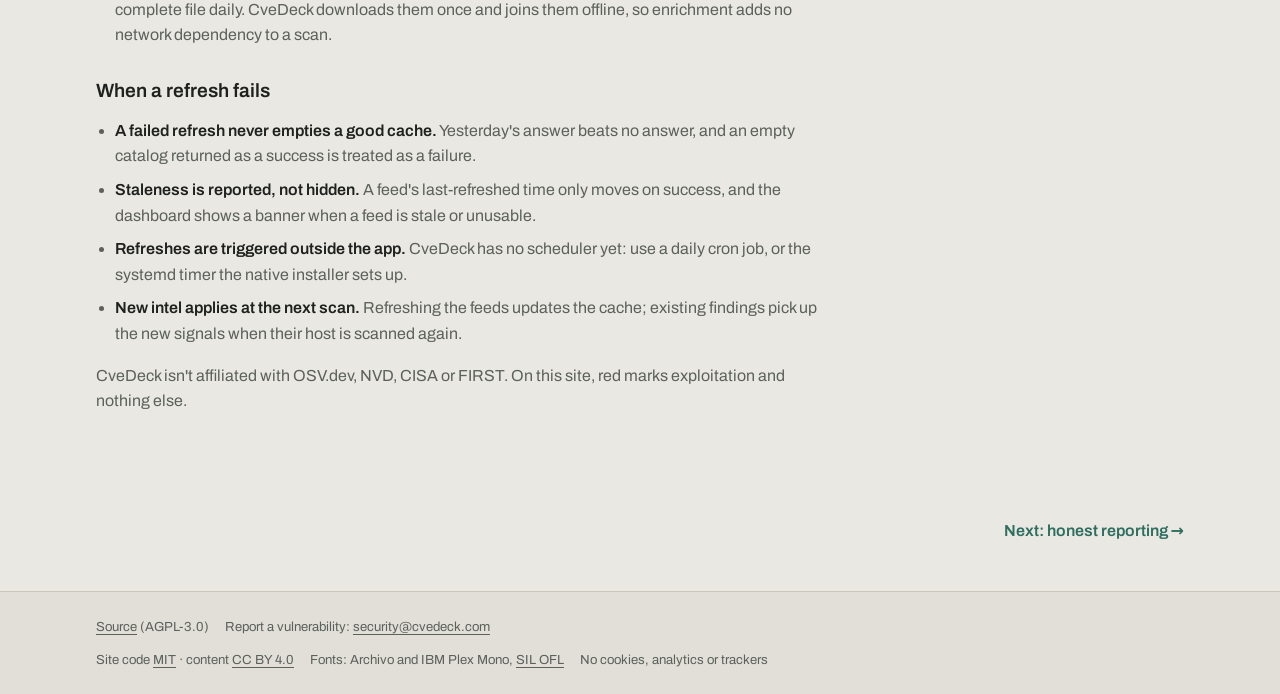
<file: prioritisation/index.html>
<!doctype html>
<html lang="en">
<head>
  <meta charset="utf-8">
  <meta name="viewport" content="width=device-width, initial-scale=1">
  <meta http-equiv="Content-Security-Policy" content="default-src 'none'; style-src 'self'; font-src 'self'; img-src 'self'; base-uri 'none'; form-action 'none'">
  <meta name="referrer" content="no-referrer">
  <meta name="color-scheme" content="dark light">
  <title>CVE prioritisation with CISA KEV, FIRST EPSS and CVSS · CveDeck</title>
  <meta name="description" content="How CveDeck ranks vulnerability findings: CISA Known Exploited Vulnerabilities first, then FIRST EPSS exploitation probability, then CVSS severity, with unchecked status shown as unknown.">
  <link rel="canonical" href="https://cvedeck.com/prioritisation/">
  <meta property="og:type" content="article">
  <meta property="og:site_name" content="CveDeck">
  <meta property="og:title" content="CVE prioritisation with CISA KEV, FIRST EPSS and CVSS">
  <meta property="og:description" content="Exploitation first, severity second: how CveDeck ranks a Linux fleet's findings.">
  <meta property="og:url" content="https://cvedeck.com/prioritisation/">
  <meta property="og:image" content="https://cvedeck.com/assets/img/og.png">
  <meta property="og:image:width" content="1200">
  <meta property="og:image:height" content="630">
  <meta property="og:image:alt" content="The CveDeck fleet overview in demo mode, showing a fictional fleet.">
  <meta name="twitter:card" content="summary_large_image">
  <link rel="icon" href="/favicon.svg" type="image/svg+xml">
  <link rel="preload" href="/assets/fonts/archivo-var-latin.woff2" as="font" type="font/woff2" crossorigin>
  <link rel="stylesheet" href="/assets/site.css">
</head>
<body>
  <a class="skip" href="#main">Skip to content</a>

  <header class="site-header">
    <div class="wrap">
      <a class="wordmark" href="/">
        <picture>
          <source srcset="/assets/img/logo-light.svg" media="(prefers-color-scheme: light)">
          <img src="/assets/img/logo-dark.svg" alt="CveDeck home" width="181" height="36">
        </picture>
      </a>
      <nav class="site-nav" aria-label="Main">
        <ul>
          <li><a href="/prioritisation/" aria-current="page">Prioritisation</a></li>
          <li><a href="/honest-reporting/">Honest reporting</a></li>
          <li><a href="/distributions/">Distributions</a></li>
          <li><a href="/self-host/">Self-host</a></li>
          <li><a href="https://github.com/reprodev/cvedeck">Source</a></li>
        </ul>
      </nav>
    </div>
  </header>

  <main id="main">
    <section class="page-head wrap" aria-labelledby="page-title">
      <p class="eyebrow">Prioritisation</p>
      <h1 id="page-title">Exploitation first, severity second</h1>
      <p class="hero-sub">
        A fleet of thirty hosts can easily produce several hundred High and Critical findings. Sorted by
        CVSS alone, nothing tells you which few matter this week. CveDeck ranks every finding by three
        signals, in a fixed order.
      </p>
    </section>

    <section class="unit" id="order" aria-labelledby="order-title">
      <div class="wrap unit-body">
        <div class="unit-head">
          <span class="unit-no">U1 · The order</span>
          <h2 id="order-title">KEV, then EPSS, then CVSS</h2>
          <p class="lede">CVSS says how bad a vulnerability would be if exploited. KEV says whether it is being
            exploited right now. EPSS says how likely that is to start. Both the fleet list and the findings
            table use this order by default.</p>
        </div>

        <ol class="records">
          <li class="record">
            <span class="stamp stamp-exploit"><span class="rank-no">1</span>CISA KEV</span>
            <p><strong>Is it being exploited right now?</strong> The US Cybersecurity and Infrastructure
              Security Agency's catalog lists CVEs with confirmed exploitation in the wild. Findings on it come
              first, shown with the federal remediation due date.</p>
          </li>
          <li class="record">
            <span class="stamp stamp-rank"><span class="rank-no">2</span>FIRST EPSS</span>
            <p><strong>How likely is exploitation to start?</strong> The Exploit Prediction Scoring System
              gives each published CVE a modelled probability of exploitation in the next 30 days. CveDeck shows
              the score and its percentile.</p>
          </li>
          <li class="record">
            <span class="stamp stamp-severity"><span class="rank-no">3</span>CVSS</span>
            <p><strong>How bad would it be if exploited?</strong> The CVSS score comes after KEV and EPSS in
              the sort order. It still counts, but it no longer buries an exploited Medium under a Critical
              nobody has touched.</p>
          </li>
        </ol>

        <div class="prose">
          <p>In practice, <strong>a CVSS 6.5 that CISA lists as actively exploited outranks a CVSS 9.8 that
            nobody has touched</strong>, because what is happening beats what could happen.</p>
        </div>

        <figure class="shot">
          <div class="shot-frame">
            <picture>
              <source srcset="/assets/img/host-light.webp" media="(prefers-color-scheme: light)">
              <img src="/assets/img/host-dark.webp" width="1440" height="1230" loading="lazy"
                   alt="A demo host's findings sorted by exploitation risk. Four findings marked Exploited, each with its EPSS probability, come first, including a High with CVSS 7.5. Below them come findings marked Not on KEV, including Criticals with CVSS 9.8.">
            </picture>
          </div>
          <figcaption>
            Findings for the demo host web-01.lan (fictional data). The four on CISA KEV come first, ordered by EPSS,
            so an exploited High scoring 7.5 sits above Criticals scoring 9.8 that aren't on the list.
          </figcaption>
        </figure>
      </div>
    </section>

    <section class="unit" id="percentile" aria-labelledby="percentile-title">
      <div class="wrap">
        <div class="unit-head">
          <span class="unit-no">U2 · EPSS</span>
          <h2 id="percentile-title">Why the percentile matters as much as the score</h2>
        </div>
        <div class="prose">
          <p>EPSS scores are heavily skewed. The overwhelming majority of CVEs score below 0.01, so an absolute
            score that looks negligible can still rank above most of the corpus. A rank reads correctly where a
            raw probability misleads, so CveDeck displays both.</p>
        </div>
      </div>
    </section>

    <section class="unit" id="three-states" aria-labelledby="states-title">
      <div class="wrap unit-body">
        <div class="unit-head">
          <span class="unit-no">U3 · States</span>
          <h2 id="states-title">Three exploitation states, never two</h2>
          <p class="lede">"Not on the list" and "never checked" look identical in most tools. They are not the same
            answer, so CveDeck keeps them apart at every layer, from the database to the screen.</p>
        </div>

        <div class="table-wrap">
          <table>
            <thead>
              <tr><th scope="col">State</th><th scope="col">Meaning</th><th scope="col">Shown as</th></tr>
            </thead>
            <tbody>
              <tr><td><span class="stamp stamp-exploit">Listed</span></td><td>On CISA's Known Exploited Vulnerabilities catalog.</td><td>Exploited</td></tr>
              <tr><td><span class="stamp">Not listed</span></td><td>Checked against a usable catalog, and genuinely absent.</td><td>Not on KEV</td></tr>
              <tr><td><span class="stamp stamp-unknown">Unknown</span></td><td>Not checked: no usable catalog existed when the finding was recorded.</td><td>A muted dash, never a zero</td></tr>
            </tbody>
          </table>
        </div>

        <div class="prose">
          <p>A zero is an assertion; a dash is the honest absence of one. When no usable feed is loaded, the fleet's
            "Actively exploited" card shows a dash and "no exploit data loaded", not a count. See
            <a href="/honest-reporting/">honest reporting</a> for the same rule applied to scan results.</p>
        </div>
      </div>
    </section>

    <section class="unit" id="feeds" aria-labelledby="feeds-title">
      <div class="wrap">
        <div class="unit-head">
          <span class="unit-no">U4 · Feeds</span>
          <h2 id="feeds-title">Where the data comes from</h2>
        </div>
        <div class="prose">
          <p>The two kinds of data are fetched differently, on purpose.</p>
          <ul>
            <li><strong>Package advisories are queried during a scan.</strong> Package-level matching uses
              <a href="https://osv.dev">OSV.dev</a>, which carries distribution trackers such as Ubuntu's and
              Debian's. OS-level matching against <a href="https://nvd.nist.gov">NIST NVD</a> is available but
              off by default, because NVD's rate limits make an unkeyed fleet scan slow.</li>
            <li><strong>Exploitation data is downloaded whole and cached.</strong>
              <a href="https://www.cisa.gov/known-exploited-vulnerabilities-catalog">CISA KEV</a> and
              <a href="https://www.first.org/epss/">FIRST EPSS</a> each publish a complete file daily. CveDeck
              downloads them once and joins them offline, so enrichment adds no network dependency to a scan.</li>
          </ul>

          <h3>When a refresh fails</h3>
          <ul>
            <li><strong>A failed refresh never empties a good cache.</strong> Yesterday's answer beats no
              answer, and an empty catalog returned as a success is treated as a failure.</li>
            <li><strong>Staleness is reported, not hidden.</strong> A feed's last-refreshed time only moves on
              success, and the dashboard shows a banner when a feed is stale or unusable.</li>
            <li><strong>Refreshes are triggered outside the app.</strong> CveDeck has no scheduler yet: use a
              daily cron job, or the systemd timer the native installer sets up.</li>
            <li><strong>New intel applies at the next scan.</strong> Refreshing the feeds updates the cache;
              existing findings pick up the new signals when their host is scanned again.</li>
          </ul>

          <p>CveDeck isn't affiliated with OSV.dev, NVD, CISA or FIRST. On this site, red marks exploitation and
            nothing else.</p>
        </div>
      </div>
    </section>

    <div class="wrap next">
      <a href="/honest-reporting/">Next: honest reporting →</a>
    </div>
  </main>

  <footer class="site-footer">
    <div class="wrap">
      <ul>
        <li><a href="https://github.com/reprodev/cvedeck">Source</a> (AGPL-3.0)</li>
        <li>Report a vulnerability: <a href="mailto:security@cvedeck.com">security@cvedeck.com</a></li>
      </ul>
      <ul>
        <li>Site code <a href="https://opensource.org/license/mit">MIT</a> · content <a href="https://creativecommons.org/licenses/by/4.0/">CC BY 4.0</a></li>
        <li>Fonts: Archivo and IBM Plex Mono, <a href="/assets/fonts/OFL.txt">SIL OFL</a></li>
        <li>No cookies, analytics or trackers</li>
      </ul>
    </div>
  </footer>
</body>
</html>
</file>
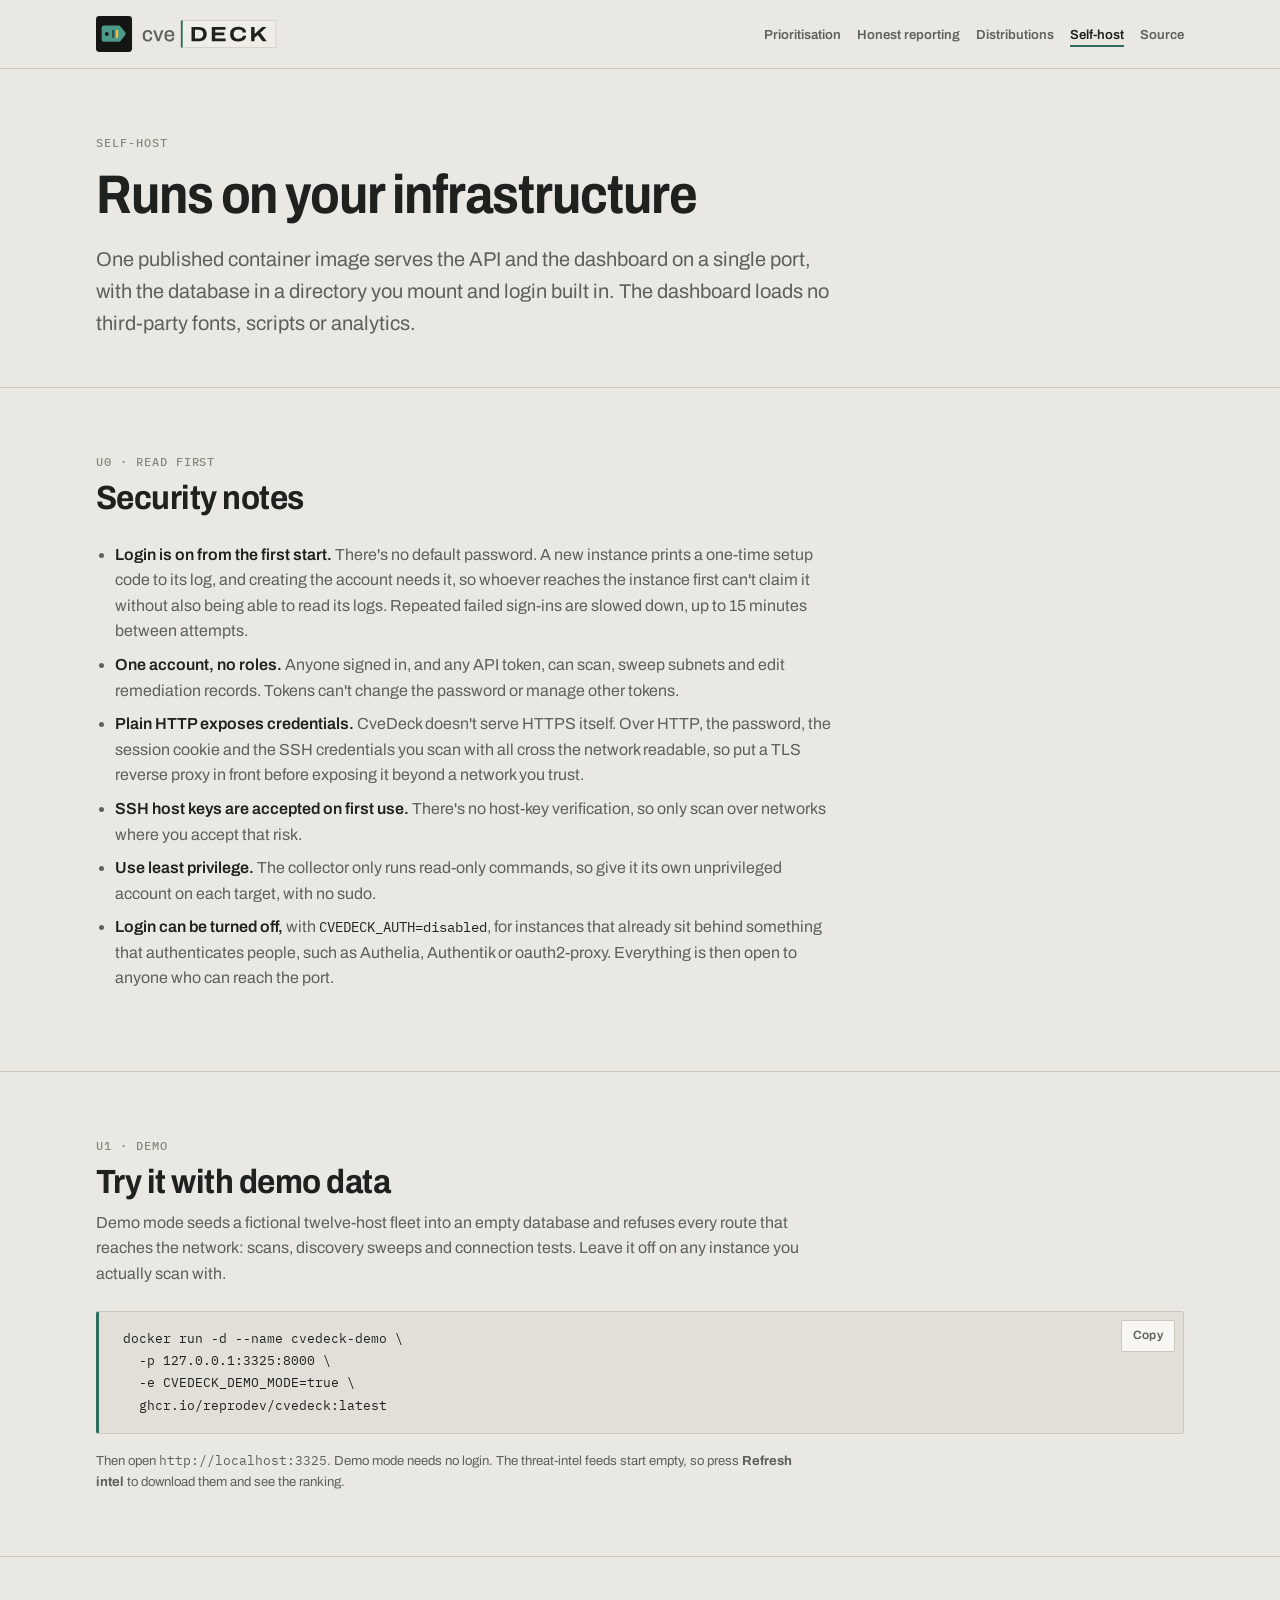
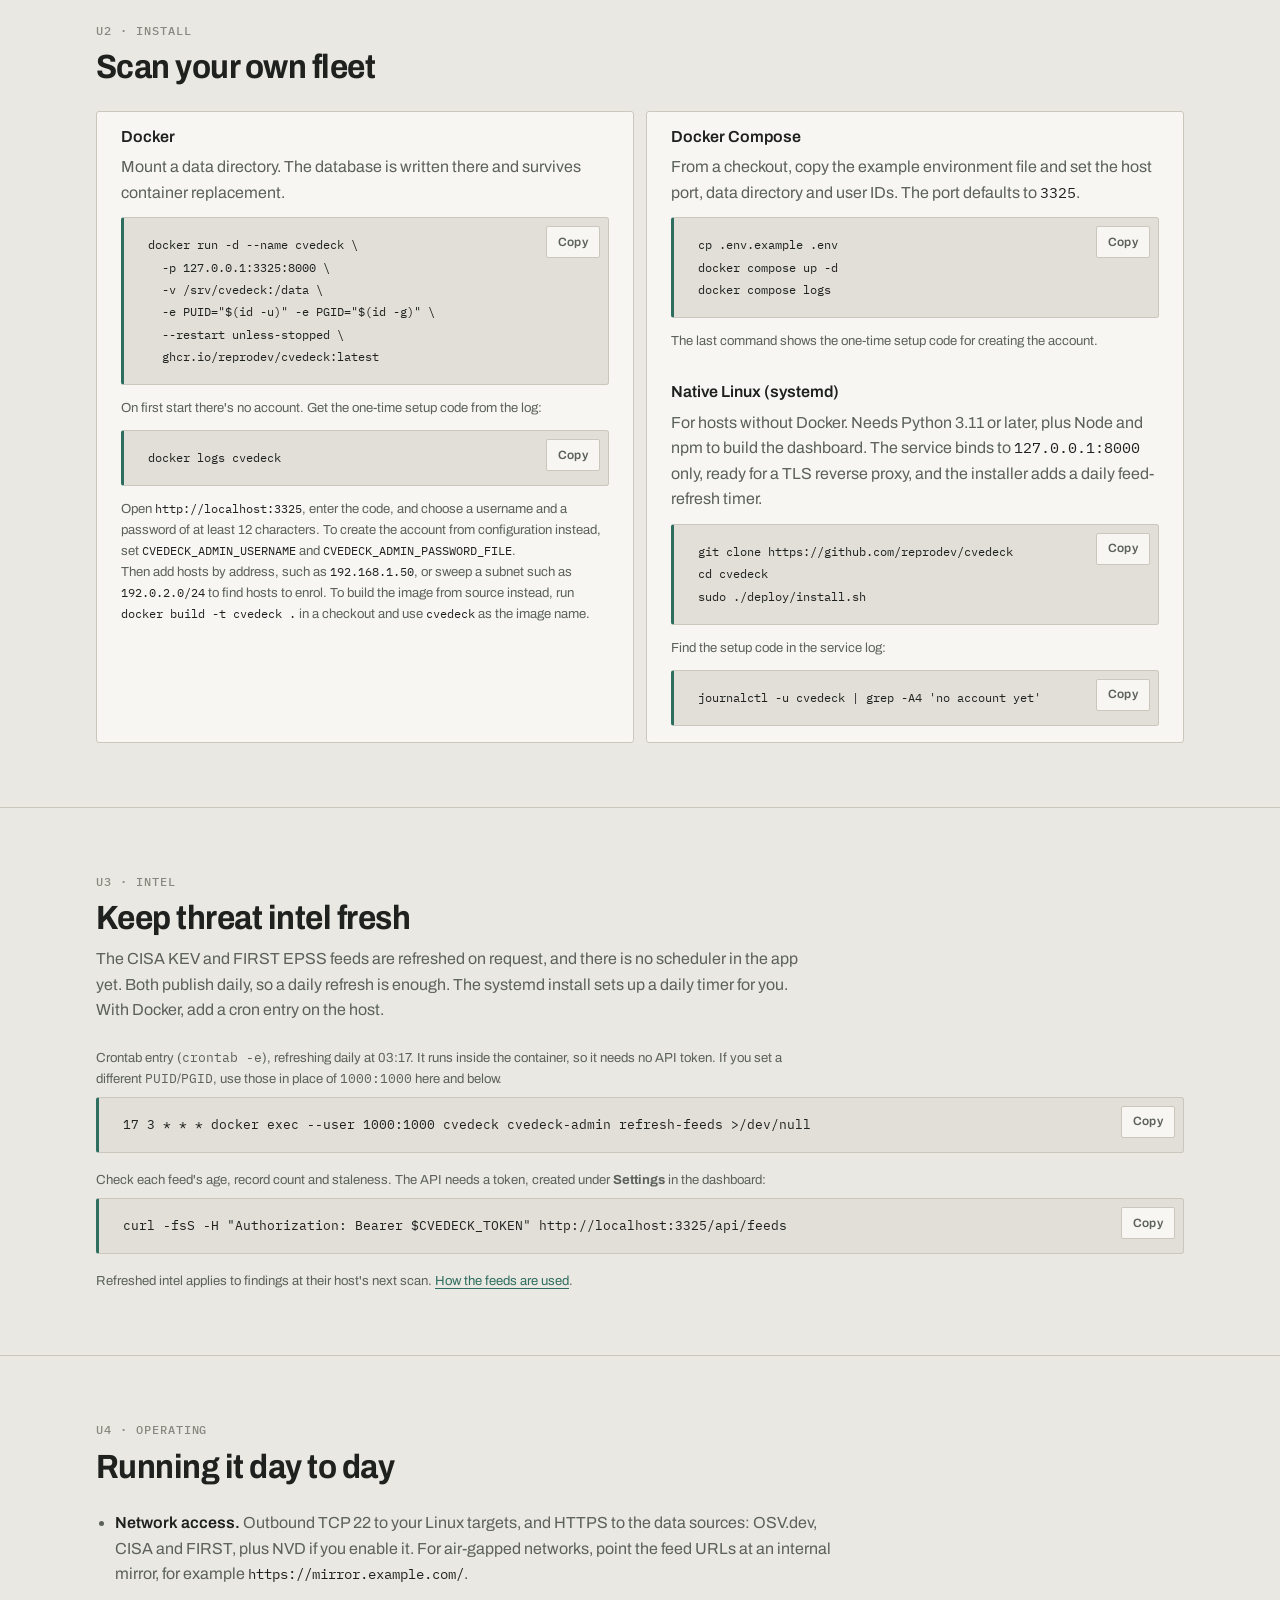
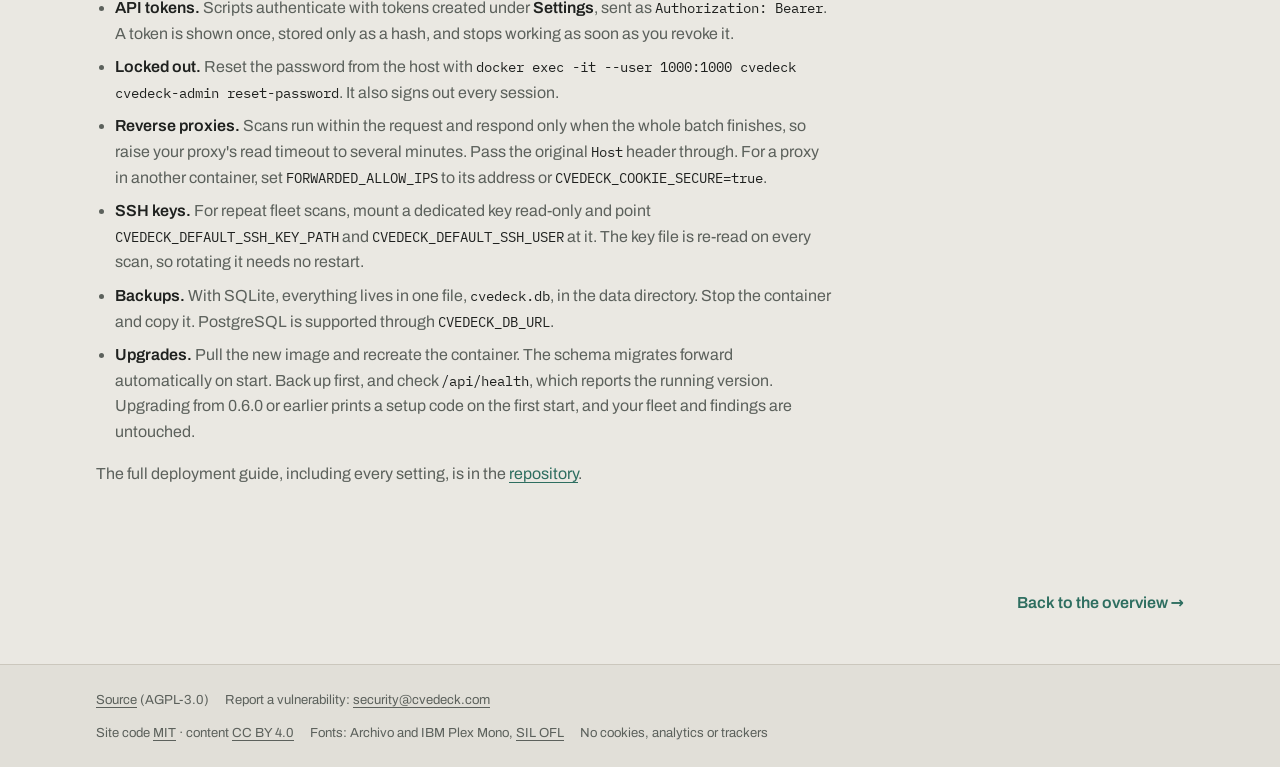
<file: self-host/index.html>
<!doctype html>
<html lang="en">
<head>
  <meta charset="utf-8">
  <meta name="viewport" content="width=device-width, initial-scale=1">
  <meta http-equiv="Content-Security-Policy" content="default-src 'none'; script-src 'self'; style-src 'self'; font-src 'self'; img-src 'self'; base-uri 'none'; form-action 'none'">
  <meta name="referrer" content="no-referrer">
  <meta name="color-scheme" content="dark light">
  <title>Self-host CveDeck with Docker: demo mode, install and security · CveDeck</title>
  <meta name="description" content="Run CveDeck on your own infrastructure: try demo mode with a fictional fleet, install the published Docker image or use systemd, set up login and API tokens, keep CISA KEV and EPSS feeds fresh, and deploy it safely.">
  <link rel="canonical" href="https://cvedeck.com/self-host/">
  <meta property="og:type" content="article">
  <meta property="og:site_name" content="CveDeck">
  <meta property="og:title" content="Self-host CveDeck with Docker: demo mode, install and security">
  <meta property="og:description" content="One container, one port, one data directory, and a demo mode with a fictional fleet.">
  <meta property="og:url" content="https://cvedeck.com/self-host/">
  <meta property="og:image" content="https://cvedeck.com/assets/img/og.png">
  <meta property="og:image:width" content="1200">
  <meta property="og:image:height" content="630">
  <meta property="og:image:alt" content="The CveDeck fleet overview in demo mode, showing a fictional fleet.">
  <meta name="twitter:card" content="summary_large_image">
  <link rel="icon" href="/favicon.svg" type="image/svg+xml">
  <link rel="preload" href="/assets/fonts/archivo-var-latin.woff2" as="font" type="font/woff2" crossorigin>
  <link rel="stylesheet" href="/assets/site.css">
  <script src="/assets/copy.js" defer></script>
</head>
<body>
  <a class="skip" href="#main">Skip to content</a>

  <header class="site-header">
    <div class="wrap">
      <a class="wordmark" href="/">
        <picture>
          <source srcset="/assets/img/logo-light.svg" media="(prefers-color-scheme: light)">
          <img src="/assets/img/logo-dark.svg" alt="CveDeck home" width="181" height="36">
        </picture>
      </a>
      <nav class="site-nav" aria-label="Main">
        <ul>
          <li><a href="/prioritisation/">Prioritisation</a></li>
          <li><a href="/honest-reporting/">Honest reporting</a></li>
          <li><a href="/distributions/">Distributions</a></li>
          <li><a href="/self-host/" aria-current="page">Self-host</a></li>
          <li><a href="https://github.com/reprodev/cvedeck">Source</a></li>
        </ul>
      </nav>
    </div>
  </header>

  <main id="main">
    <section class="page-head wrap" aria-labelledby="page-title">
      <p class="eyebrow">Self-host</p>
      <h1 id="page-title">Runs on your infrastructure</h1>
      <p class="hero-sub">
        One published container image serves the API and the dashboard on a single port, with the database in a
        directory you mount and login built in. The dashboard loads no third-party fonts, scripts or analytics.
      </p>
    </section>

    <section class="unit" id="security" aria-labelledby="security-title">
      <div class="wrap">
        <div class="unit-head">
          <span class="unit-no">U0 · Read first</span>
          <h2 id="security-title">Security notes</h2>
        </div>
        <div class="prose">
          <ul>
            <li><strong>Login is on from the first start.</strong> There's no default password. A new instance prints
              a one-time setup code to its log, and creating the account needs it, so whoever reaches the instance
              first can't claim it without also being able to read its logs. Repeated failed sign-ins are slowed
              down, up to 15 minutes between attempts.</li>
            <li><strong>One account, no roles.</strong> Anyone signed in, and any API token, can scan, sweep subnets
              and edit remediation records. Tokens can't change the password or manage other tokens.</li>
            <li><strong>Plain HTTP exposes credentials.</strong> CveDeck doesn't serve HTTPS itself. Over HTTP, the
              password, the session cookie and the SSH credentials you scan with all cross the network readable, so
              put a TLS reverse proxy in front before exposing it beyond a network you trust.</li>
            <li><strong>SSH host keys are accepted on first use.</strong> There's no host-key verification, so only
              scan over networks where you accept that risk.</li>
            <li><strong>Use least privilege.</strong> The collector only runs read-only commands, so give it its own
              unprivileged account on each target, with no sudo.</li>
            <li><strong>Login can be turned off,</strong> with <code>CVEDECK_AUTH=disabled</code>, for instances that
              already sit behind something that authenticates people, such as Authelia, Authentik or oauth2-proxy.
              Everything is then open to anyone who can reach the port.</li>
          </ul>
        </div>
      </div>
    </section>

    <section class="unit" id="demo" aria-labelledby="demo-title">
      <div class="wrap">
        <div class="unit-head">
          <span class="unit-no">U1 · Demo</span>
          <h2 id="demo-title">Try it with demo data</h2>
          <p class="lede">Demo mode seeds a fictional twelve-host fleet into an empty database and refuses every
            route that reaches the network: scans, discovery sweeps and connection tests. Leave it off on any
            instance you actually scan with.</p>
        </div>
        <div class="code">
<pre><code>docker run -d --name cvedeck-demo \
  -p 127.0.0.1:3325:8000 \
  -e CVEDECK_DEMO_MODE=true \
  ghcr.io/reprodev/cvedeck:latest</code></pre>
        </div>
        <p class="note">Then open <code>http://localhost:3325</code>. Demo mode needs no login. The threat-intel feeds
          start empty, so press <strong>Refresh intel</strong> to download them and see the ranking.</p>
      </div>
    </section>

    <section class="unit" id="install" aria-labelledby="install-title">
      <div class="wrap">
        <div class="unit-head">
          <span class="unit-no">U2 · Install</span>
          <h2 id="install-title">Scan your own fleet</h2>
        </div>

        <div class="split">
          <div class="panel">
            <h3>Docker</h3>
            <p>Mount a data directory. The database is written there and survives container replacement.</p>
            <div class="code">
<pre><code>docker run -d --name cvedeck \
  -p 127.0.0.1:3325:8000 \
  -v /srv/cvedeck:/data \
  -e PUID="$(id -u)" -e PGID="$(id -g)" \
  --restart unless-stopped \
  ghcr.io/reprodev/cvedeck:latest</code></pre>
            </div>
            <p class="note">On first start there's no account. Get the one-time setup code from the log:</p>
            <div class="code">
<pre><code>docker logs cvedeck</code></pre>
            </div>
            <p class="note">Open <code>http://localhost:3325</code>, enter the code, and choose a username and a password
              of at least 12 characters. To create the account from configuration instead, set
              <code>CVEDECK_ADMIN_USERNAME</code> and <code>CVEDECK_ADMIN_PASSWORD_FILE</code>.</p>
            <p class="note">Then add hosts by address, such as <code>192.168.1.50</code>, or sweep a subnet such as
              <code>192.0.2.0/24</code> to find hosts to enrol. To build the image from source instead, run
              <code>docker build -t cvedeck .</code> in a checkout and use <code>cvedeck</code> as the image name.</p>
          </div>

          <div class="panel">
            <h3>Docker Compose</h3>
            <p>From a checkout, copy the example environment file and set the host port, data directory and user IDs.
              The port defaults to <code>3325</code>.</p>
            <div class="code">
<pre><code>cp .env.example .env
docker compose up -d
docker compose logs</code></pre>
            </div>
            <p class="note">The last command shows the one-time setup code for creating the account.</p>

            <h3 class="panel-gap">Native Linux (systemd)</h3>
            <p>For hosts without Docker. Needs Python 3.11 or later, plus Node and npm to build the dashboard. The
              service binds to <code>127.0.0.1:8000</code> only, ready for a TLS reverse proxy, and the installer adds a
              daily feed-refresh timer.</p>
            <div class="code">
<pre><code>git clone https://github.com/reprodev/cvedeck
cd cvedeck
sudo ./deploy/install.sh</code></pre>
            </div>
            <p class="note">Find the setup code in the service log:</p>
            <div class="code">
<pre><code>journalctl -u cvedeck | grep -A4 'no account yet'</code></pre>
            </div>
          </div>
        </div>
      </div>
    </section>

    <section class="unit" id="feeds" aria-labelledby="feeds-title">
      <div class="wrap">
        <div class="unit-head">
          <span class="unit-no">U3 · Intel</span>
          <h2 id="feeds-title">Keep threat intel fresh</h2>
          <p class="lede">The CISA KEV and FIRST EPSS feeds are refreshed on request, and there is no scheduler in the
            app yet. Both publish daily, so a daily refresh is enough. The systemd install sets up a daily timer for
            you. With Docker, add a cron entry on the host.</p>
        </div>
        <p class="note">Crontab entry (<code>crontab -e</code>), refreshing daily at 03:17. It runs inside the container,
          so it needs no API token. If you set a different <code>PUID</code>/<code>PGID</code>, use those in place of
          <code>1000:1000</code> here and below.</p>
        <div class="code">
<pre><code>17 3 * * * docker exec --user 1000:1000 cvedeck cvedeck-admin refresh-feeds &gt;/dev/null</code></pre>
        </div>
        <p class="note">Check each feed's age, record count and staleness. The API needs a token, created under
          <strong>Settings</strong> in the dashboard:</p>
        <div class="code">
<pre><code>curl -fsS -H "Authorization: Bearer $CVEDECK_TOKEN" http://localhost:3325/api/feeds</code></pre>
        </div>
        <p class="note">Refreshed intel applies to findings at their host's next scan.
          <a href="/prioritisation/#feeds">How the feeds are used</a>.</p>
      </div>
    </section>

    <section class="unit" id="operating" aria-labelledby="operating-title">
      <div class="wrap">
        <div class="unit-head">
          <span class="unit-no">U4 · Operating</span>
          <h2 id="operating-title">Running it day to day</h2>
        </div>
        <div class="prose">
          <ul>
            <li><strong>Network access.</strong> Outbound TCP 22 to your Linux targets, and HTTPS to the data sources:
              OSV.dev, CISA and FIRST, plus NVD if you enable it. For air-gapped networks, point the feed URLs at an
              internal mirror, for example <code>https://mirror.example.com/</code>.</li>
            <li><strong>API tokens.</strong> Scripts authenticate with tokens created under <strong>Settings</strong>,
              sent as <code>Authorization: Bearer</code>. A token is shown once, stored only as a hash, and stops
              working as soon as you revoke it.</li>
            <li><strong>Locked out.</strong> Reset the password from the host with
              <code>docker exec -it --user 1000:1000 cvedeck cvedeck-admin reset-password</code>. It also signs out
              every session.</li>
            <li><strong>Reverse proxies.</strong> Scans run within the request and respond only when the whole batch
              finishes, so raise your proxy's read timeout to several minutes. Pass the original <code>Host</code>
              header through. For a proxy in another container, set <code>FORWARDED_ALLOW_IPS</code> to its address
              or <code>CVEDECK_COOKIE_SECURE=true</code>.</li>
            <li><strong>SSH keys.</strong> For repeat fleet scans, mount a dedicated key read-only and point
              <code>CVEDECK_DEFAULT_SSH_KEY_PATH</code> and <code>CVEDECK_DEFAULT_SSH_USER</code> at it. The key file
              is re-read on every scan, so rotating it needs no restart.</li>
            <li><strong>Backups.</strong> With SQLite, everything lives in one file, <code>cvedeck.db</code>, in the
              data directory. Stop the container and copy it. PostgreSQL is supported through
              <code>CVEDECK_DB_URL</code>.</li>
            <li><strong>Upgrades.</strong> Pull the new image and recreate the container. The schema migrates forward
              automatically on start. Back up first, and check <code>/api/health</code>, which reports the running
              version. Upgrading from 0.6.0 or earlier prints a setup code on the first start, and your fleet and
              findings are untouched.</li>
          </ul>
          <p>The full deployment guide, including every setting, is in the
            <a href="https://github.com/reprodev/cvedeck">repository</a>.</p>
        </div>
      </div>
    </section>

    <div class="wrap next">
      <a href="/">Back to the overview →</a>
    </div>
  </main>

  <footer class="site-footer">
    <div class="wrap">
      <ul>
        <li><a href="https://github.com/reprodev/cvedeck">Source</a> (AGPL-3.0)</li>
        <li>Report a vulnerability: <a href="mailto:security@cvedeck.com">security@cvedeck.com</a></li>
      </ul>
      <ul>
        <li>Site code <a href="https://opensource.org/license/mit">MIT</a> · content <a href="https://creativecommons.org/licenses/by/4.0/">CC BY 4.0</a></li>
        <li>Fonts: Archivo and IBM Plex Mono, <a href="/assets/fonts/OFL.txt">SIL OFL</a></li>
        <li>No cookies, analytics or trackers</li>
      </ul>
    </div>
  </footer>
</body>
</html>
</file>
<file: assets/site.css>
/* cvedeck.com -- design language "rack and label", ported from the app's
 * frontend/src/index.css. Where this and the app disagree, the app is right.
 *
 * Fonts are vendored, not fetched, for the same reason the app vendors them:
 * nothing on this site makes a request to a third party. OFL clause 2 requires
 * the licence to travel with the font files; it does, in ./fonts/OFL.txt.
 */
@font-face {
  font-family: 'Archivo';
  src: url('./fonts/archivo-var-latin.woff2') format('woff2-variations');
  font-weight: 400 700;
  font-stretch: 62% 125%;
  font-display: swap;
}
@font-face {
  font-family: 'IBM Plex Mono';
  src: url('./fonts/plexmono-400-latin.woff2') format('woff2');
  font-weight: 400; font-display: swap;
}
@font-face {
  font-family: 'IBM Plex Mono';
  src: url('./fonts/plexmono-500-latin.woff2') format('woff2');
  font-weight: 500; font-display: swap;
}
@font-face {
  font-family: 'IBM Plex Mono';
  src: url('./fonts/plexmono-600-latin.woff2') format('woff2');
  font-weight: 600; font-display: swap;
}

:root {
  /* Dark by default, light when the OS asks. No toggle: the site has no JS. */
  color-scheme: dark;

  --bg: light-dark(#EAE8E2, #141614);
  --bg-subtle: light-dark(#E1DFD8, #1B1E1C);
  --surface: light-dark(#F7F6F2, #232725);
  --surface-hover: light-dark(#EFEDE7, #2D322F);
  --surface-muted: light-dark(#E5E3DC, #1E211F);
  --border: light-dark(#CBC7BD, #3B413D);
  --border-focus: light-dark(#2E6E60, #5FB3A1);
  --text: light-dark(#1F211F, #F2F1EC);
  --text-muted: light-dark(#5C615C, #9AA09A);
  --text-dim: light-dark(#85897F, #6F756F);

  /* Verdigris carries every interactive element and appears nowhere in data. */
  --accent: light-dark(#2E6E60, #4E9A8A);
  --accent-hover: light-dark(#1F5347, #5FB3A1);
  --accent-subtle: light-dark(rgba(46, 110, 96, 0.11), rgba(78, 154, 138, 0.14));
  --accent-text: light-dark(#FFFFFF, #0E1513);

  --font-sans: 'Archivo', system-ui, -apple-system, "Segoe UI", sans-serif;
  --font-mono: 'IBM Plex Mono', ui-monospace, SFMono-Regular, monospace;

  /* Exploitation is the ONLY thing that gets red -- on this site too. */
  --exploit: light-dark(#B93B1E, #E2543A);
  --exploit-bg: light-dark(#FBE3DC, rgba(226, 84, 58, 0.16));
  --exploit-border: light-dark(#E9B4A4, rgba(226, 84, 58, 0.42));

  /* Severity: one amber hue, four depths. */
  --critical: light-dark(#7A5407, #EFC043);
  --critical-bg: light-dark(#F7EBC8, rgba(239, 192, 67, 0.15));
  --critical-border: light-dark(#DFC894, rgba(239, 192, 67, 0.40));
  --high: light-dark(#8A6A1C, #D2A63C);
  --medium: light-dark(#8A7742, #B29154);
  --low: light-dark(#857D6B, #94836A);

  --warn-bg: light-dark(#F6EBCB, #2E2712);
  --warn-text: light-dark(#6E560F, #E8C547);
  --warn-border: light-dark(#D9C68F, #6A5A24);

  --radius-sm: 2px;
  --radius: 3px;
  --radius-lg: 4px;

  --text-xs: 0.75rem;
  --text-sm: 0.82rem;
  --text-md: 0.88rem;
  --text-base: 1rem;
  --text-lg: 1.2rem;
  --text-xl: 1.45rem;

  --space-1: 0.25rem;
  --space-2: 0.5rem;
  --space-3: 0.75rem;
  --space-4: 1rem;
  --space-5: 1.5rem;
  --space-6: 2rem;
  --space-8: 3rem;

  --shadow: light-dark(0 1px 3px rgba(31, 33, 31, 0.10), 0 2px 10px rgba(0, 0, 0, 0.4));
  --wrap: 72rem;
}

@media (prefers-color-scheme: light) {
  :root { color-scheme: light; }
}

* { box-sizing: border-box; }

html { scroll-behavior: smooth; }
@media (prefers-reduced-motion: reduce) {
  html { scroll-behavior: auto; }
}

body {
  margin: 0;
  background: var(--bg);
  color: var(--text);
  font-family: var(--font-sans);
  font-size: 16px;
  line-height: 1.6;
  -webkit-font-smoothing: antialiased;
}

img { max-width: 100%; height: auto; display: block; }

a { color: var(--accent); text-underline-offset: 3px; }
a:hover { color: var(--accent-hover); }
a:focus-visible,
.btn:focus-visible {
  outline: 2px solid var(--border-focus);
  outline-offset: 2px;
  border-radius: var(--radius-sm);
}

code, pre, kbd { font-family: var(--font-mono); }

.skip {
  position: absolute; left: -9999px; top: 0;
}
.skip:focus {
  left: var(--space-4); top: var(--space-4); z-index: 10;
  background: var(--surface); padding: var(--space-2) var(--space-3);
  border: 1px solid var(--border-focus);
}

.wrap {
  max-width: var(--wrap);
  margin: 0 auto;
  padding-inline: clamp(1rem, 4vw, 2rem);
}

/* --- Header rack --------------------------------------------------------- */

.site-header {
  border-bottom: 1px solid var(--border);
  background: var(--bg);
}
.site-header .wrap {
  display: flex;
  align-items: center;
  justify-content: space-between;
  gap: var(--space-4);
  flex-wrap: wrap;
  padding-block: var(--space-4);
}

/* The app's logo (assets/img/logo-*.svg, copied from the app repo's
   docs/assets/): the icon tile, "cve", and "DECK" stamped as a label. The light
   and dark files swap with the OS theme through <picture>. */
.wordmark {
  display: inline-flex;
  align-items: center;
  line-height: 0;
}
.wordmark img {
  height: 36px;
  width: auto;
}

.site-nav ul {
  display: flex;
  flex-wrap: wrap;
  gap: var(--space-1) var(--space-4);
  margin: 0;
  padding: 0;
  list-style: none;
  font-size: var(--text-sm);
  font-weight: 600;
}
.site-nav a {
  color: var(--text-muted);
  text-decoration: none;
}
.site-nav a:hover { color: var(--text); }
.site-nav a[aria-current="page"] {
  color: var(--text);
  text-decoration: underline;
  text-decoration-color: var(--accent);
  text-decoration-thickness: 2px;
  text-underline-offset: 6px;
}

/* --- Hero ---------------------------------------------------------------- */

.hero { padding-block: clamp(2.5rem, 7vw, 5rem) var(--space-6); }

.eyebrow {
  font-family: var(--font-mono);
  font-size: var(--text-xs);
  font-weight: 500;
  text-transform: uppercase;
  letter-spacing: 0.08em;
  color: var(--text-dim);
  margin: 0 0 var(--space-3);
}

h1, h2, h3 { line-height: 1.15; margin: 0; }

h1 {
  font-size: clamp(2rem, 5.2vw, 3.4rem);
  font-weight: 700;
  font-stretch: 88%;
  letter-spacing: -0.02em;
  max-width: 22ch;
}
.hero-sub {
  font-size: clamp(1.05rem, 2vw, 1.25rem);
  color: var(--text-muted);
  max-width: 46rem;
  margin: var(--space-4) 0 var(--space-5);
}

.actions {
  display: flex;
  flex-wrap: wrap;
  gap: var(--space-3);
}
.btn {
  display: inline-flex;
  align-items: center;
  gap: 0.4rem;
  font-size: var(--text-md);
  font-weight: 600;
  padding: 0.6rem 1.1rem;
  border: 1px solid var(--accent);
  border-radius: var(--radius);
  background: var(--accent);
  color: var(--accent-text);
  text-decoration: none;
}
.btn:hover { color: var(--accent-text); filter: brightness(1.1); }
.btn-secondary {
  background: var(--bg-subtle);
  border-color: var(--border);
  color: var(--text);
}
.btn-secondary:hover { color: var(--text); border-color: var(--border-focus); filter: none; }

/* Screenshots sit in a bezel so they read as equipment, not as the page. */
.shot {
  margin: var(--space-6) 0 0;
}
.shot-frame {
  border: 1px solid var(--border);
  border-radius: var(--radius-lg);
  background: var(--surface-muted);
  padding: 6px;
  box-shadow: var(--shadow);
  overflow: hidden;
}
.shot-frame img { border-radius: var(--radius-sm); width: 100%; }
.shot figcaption {
  font-size: var(--text-xs);
  color: var(--text-dim);
  margin-top: var(--space-2);
}

/* --- Rack units (sections) ------------------------------------------------ */

.unit {
  border-top: 1px solid var(--border);
  padding-block: clamp(2.5rem, 6vw, 4rem);
}
.unit-head {
  display: grid;
  gap: var(--space-2);
  margin-bottom: var(--space-5);
}
.unit-no {
  font-family: var(--font-mono);
  font-size: var(--text-xs);
  font-weight: 500;
  letter-spacing: 0.08em;
  text-transform: uppercase;
  color: var(--text-dim);
}
h2 {
  font-size: clamp(1.5rem, 3.2vw, 2.1rem);
  font-weight: 700;
  font-stretch: 92%;
  letter-spacing: -0.015em;
}
.lede {
  color: var(--text-muted);
  max-width: 44rem;
  margin: 0;
}

/* --- Tag records ---------------------------------------------------------- */

.records {
  display: grid;
  gap: var(--space-2);
  margin: 0;
  padding: 0;
  list-style: none;
}

.record {
  display: grid;
  grid-template-columns: minmax(10rem, 14rem) 1fr;
  gap: var(--space-2) var(--space-5);
  align-items: baseline;
  background: var(--surface);
  border: 1px solid var(--border);
  border-radius: var(--radius);
  padding: var(--space-3) var(--space-4);
}
.record p { margin: 0; color: var(--text-muted); }
.record strong { color: var(--text); font-weight: 600; }

@media (max-width: 640px) {
  .record { grid-template-columns: 1fr; }
}

/* The stamped label: the hostname treatment from mockup C, used for labels and
   hostnames only -- never for buttons -- so it doesn't turn twee. */
.stamp {
  justify-self: start;
  font-family: var(--font-sans);
  font-stretch: 118%;
  font-weight: 600;
  font-size: var(--text-xs);
  letter-spacing: 0.10em;
  text-transform: uppercase;
  line-height: 1.3;
  white-space: nowrap;
  padding: 0.3rem 0.65rem 0.25rem;
  border: 1px solid var(--border);
  border-left: 3px solid var(--text-dim);
  background: var(--bg-subtle);
  border-radius: 1px;
  color: var(--text);
}
.stamp-rank { border-left-color: var(--accent); }

/* Red is for exploitation alone. */
.stamp-exploit {
  border-left-color: var(--exploit);
  color: var(--exploit);
  border-color: var(--exploit-border);
  background: var(--exploit-bg);
}
.stamp-severity {
  border-left-color: var(--critical);
  color: var(--critical);
  border-color: var(--critical-border);
  background: var(--critical-bg);
}
.stamp-warn {
  border-left-color: var(--warn-border);
  color: var(--warn-text);
  border-color: var(--warn-border);
  background: var(--warn-bg);
}
/* Unknown is the quietest: the absence of a claim must not read as reassurance. */
.stamp-unknown {
  color: var(--text-dim);
  border-left-color: var(--border);
  border-style: dashed;
  border-left-style: solid;
}

.rank-no {
  font-family: var(--font-mono);
  color: var(--text-dim);
  margin-right: 0.4rem;
}

.note {
  font-size: var(--text-sm);
  color: var(--text-muted);
  max-width: 44rem;
  margin: var(--space-4) 0 0;
}

/* --- Scope ---------------------------------------------------------------- */

.split {
  display: grid;
  grid-template-columns: repeat(auto-fit, minmax(min(100%, 20rem), 1fr));
  gap: var(--space-3);
}
.panel {
  background: var(--surface);
  border: 1px solid var(--border);
  border-radius: var(--radius);
  padding: var(--space-4) var(--space-5);
}
.panel h3 {
  font-size: var(--text-base);
  font-weight: 600;
  margin-bottom: var(--space-2);
  display: flex;
  align-items: center;
  gap: var(--space-2);
  flex-wrap: wrap;
}
.panel p, .panel ul { margin: 0; color: var(--text-muted); }
.panel ul { padding-left: 1.1rem; }
.panel li + li { margin-top: var(--space-1); }
.panel code { font-size: 0.92em; color: var(--text); }
.panel .panel-gap { margin-top: var(--space-6); }
.panel .code + p, .panel p + .code { margin-top: var(--space-3); }

/* --- Code ----------------------------------------------------------------- */

/* The wrapper doesn't scroll; the <pre> inside it does. That keeps the copy
   button pinned to the corner instead of scrolling away with long lines. */
.code {
  position: relative;
  background: var(--bg-subtle);
  border: 1px solid var(--border);
  border-left: 3px solid var(--accent);
  border-radius: var(--radius);
  margin: var(--space-4) 0 0;
}
.code pre {
  margin: 0;
  padding: var(--space-4) var(--space-5);
  overflow-x: auto;
  font-size: var(--text-sm);
  line-height: 1.7;
  color: var(--text);
}
.code .c { color: var(--text-dim); }
.code.has-copy pre { padding-right: 5.5rem; }
.note + .code { margin-top: var(--space-2); }

/* Added by assets/copy.js, so it only exists when it can work. */
.copy-btn {
  position: absolute;
  top: var(--space-2);
  right: var(--space-2);
  min-height: 2rem;
  padding: 0.25rem 0.7rem;
  font: inherit;
  font-size: var(--text-xs);
  font-weight: 600;
  letter-spacing: 0.02em;
  color: var(--text-muted);
  background: var(--surface);
  border: 1px solid var(--border);
  border-radius: var(--radius-sm);
  cursor: pointer;
}
.copy-btn:hover { color: var(--text); border-color: var(--border-focus); }
.copy-btn:focus-visible { outline: 2px solid var(--border-focus); outline-offset: 2px; }
.copy-btn[data-state="copied"] {
  color: var(--accent-text);
  background: var(--accent);
  border-color: var(--accent);
}
.copy-btn[data-state="manual"] { color: var(--text); border-color: var(--border-focus); }

/* On narrow screens long lines scroll sideways underneath the button, so give
   the button its own strip above the code instead of overlapping it. Scoped
   to .has-copy so blocks without a button (no JavaScript) keep normal padding. */
@media (max-width: 640px) {
  .code.has-copy pre { padding: 2.9rem var(--space-4) var(--space-4); }
}

.visually-hidden {
  position: absolute;
  width: 1px;
  height: 1px;
  padding: 0;
  margin: -1px;
  overflow: hidden;
  clip: rect(0, 0, 0, 0);
  white-space: nowrap;
  border: 0;
}

/* --- Footer --------------------------------------------------------------- */

.site-footer {
  border-top: 1px solid var(--border);
  background: var(--bg-subtle);
  font-size: var(--text-sm);
  color: var(--text-muted);
}
.site-footer .wrap {
  display: flex;
  flex-wrap: wrap;
  justify-content: space-between;
  gap: var(--space-3) var(--space-6);
  padding-block: var(--space-5);
}
.site-footer ul {
  display: flex;
  flex-wrap: wrap;
  gap: var(--space-1) var(--space-4);
  margin: 0;
  padding: 0;
  list-style: none;
}
.site-footer a { color: var(--text-muted); }
.site-footer a:hover { color: var(--text); }

/* --- Inner pages ------------------------------------------------------------ */

.page-head { padding-block: clamp(2.5rem, 6vw, 4rem) var(--space-5); }
.page-head h1 { max-width: 26ch; }

/* Long-form text inside a rack unit. */
.prose { max-width: 46rem; }
.prose > * + * { margin-top: var(--space-4); }
.prose p, .prose li { color: var(--text-muted); }
.prose strong { color: var(--text); font-weight: 600; }
.prose ul, .prose ol { padding-left: 1.2rem; }
.prose li + li { margin-top: var(--space-2); }
.prose h3 {
  font-size: var(--text-lg);
  font-weight: 600;
  color: var(--text);
  margin-top: var(--space-6);
}
.prose code { font-size: 0.9em; color: var(--text); }

.unit-body > * + * { margin-top: var(--space-5); }

/* A plain data table: meanings, variables. Scrolls inside itself when narrow. */
.table-wrap {
  overflow-x: auto;
  border: 1px solid var(--border);
  border-radius: var(--radius);
  background: var(--surface);
}
.table-wrap table {
  width: 100%;
  border-collapse: collapse;
  font-size: var(--text-md);
}
.table-wrap th,
.table-wrap td {
  text-align: left;
  vertical-align: top;
  padding: var(--space-3) var(--space-4);
  border-bottom: 1px solid var(--border);
}
.table-wrap th {
  font-size: var(--text-xs);
  font-weight: 600;
  text-transform: uppercase;
  letter-spacing: 0.06em;
  color: var(--text-muted);
  background: var(--bg-subtle);
  white-space: nowrap;
}
.table-wrap td { color: var(--text-muted); }
.table-wrap td:first-child { color: var(--text); white-space: nowrap; }
.table-wrap tr:last-child td { border-bottom: 0; }

/* Distribution labels. */
.stamp-list {
  display: flex;
  flex-wrap: wrap;
  gap: var(--space-2);
  margin: 0;
  padding: 0;
  list-style: none;
}

/* Home: one card per inner page. */
.cards {
  display: grid;
  grid-template-columns: repeat(auto-fit, minmax(min(100%, 16rem), 1fr));
  gap: var(--space-3);
  margin: 0;
  padding: 0;
  list-style: none;
}
.card-link {
  display: flex;
  flex-direction: column;
  gap: var(--space-2);
  height: 100%;
  padding: var(--space-4) var(--space-5);
  background: var(--surface);
  border: 1px solid var(--border);
  border-radius: var(--radius);
  color: var(--text-muted);
  text-decoration: none;
}
.card-link:hover { border-color: var(--border-focus); background: var(--surface-hover); color: var(--text-muted); }
.card-link:focus-visible { outline: 2px solid var(--border-focus); outline-offset: 2px; }
.card-link h3 { font-size: var(--text-base); font-weight: 600; color: var(--text); }
.card-link .stamp { align-self: flex-start; max-width: 100%; margin-bottom: var(--space-1); }
.card-more { margin-top: auto; color: var(--accent); font-weight: 600; font-size: var(--text-sm); }

/* Bottom-of-page link to the next page in the reading order. */
.next {
  display: flex;
  justify-content: flex-end;
  padding-block: var(--space-5) var(--space-8);
}
.next a {
  font-weight: 600;
  text-decoration: none;
}
.next a:hover { text-decoration: underline; }

/* --- 404 ------------------------------------------------------------------ */

.notfound {
  padding-block: clamp(4rem, 12vw, 8rem);
}
.notfound .stamp { font-size: var(--text-sm); display: inline-block; margin-bottom: var(--space-4); }
.notfound p { color: var(--text-muted); margin: var(--space-4) 0 var(--space-5); }
</file>
